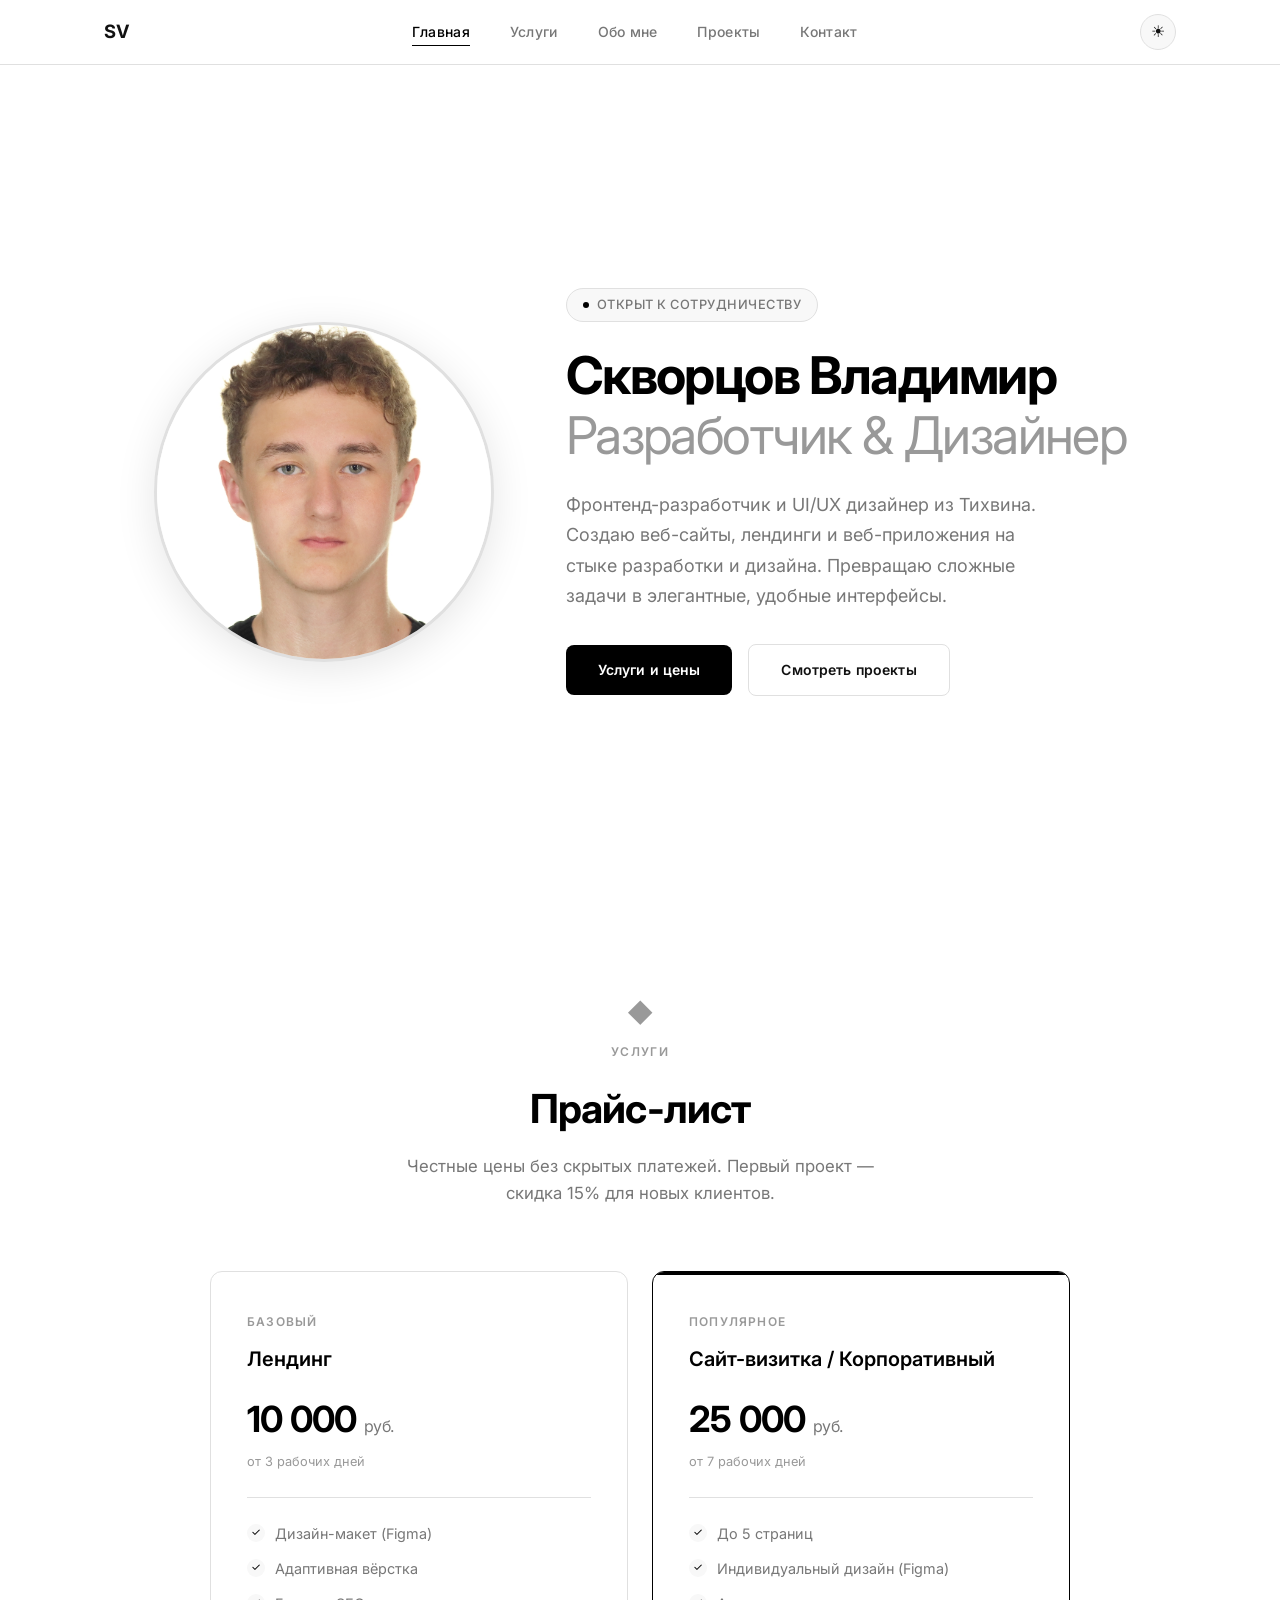
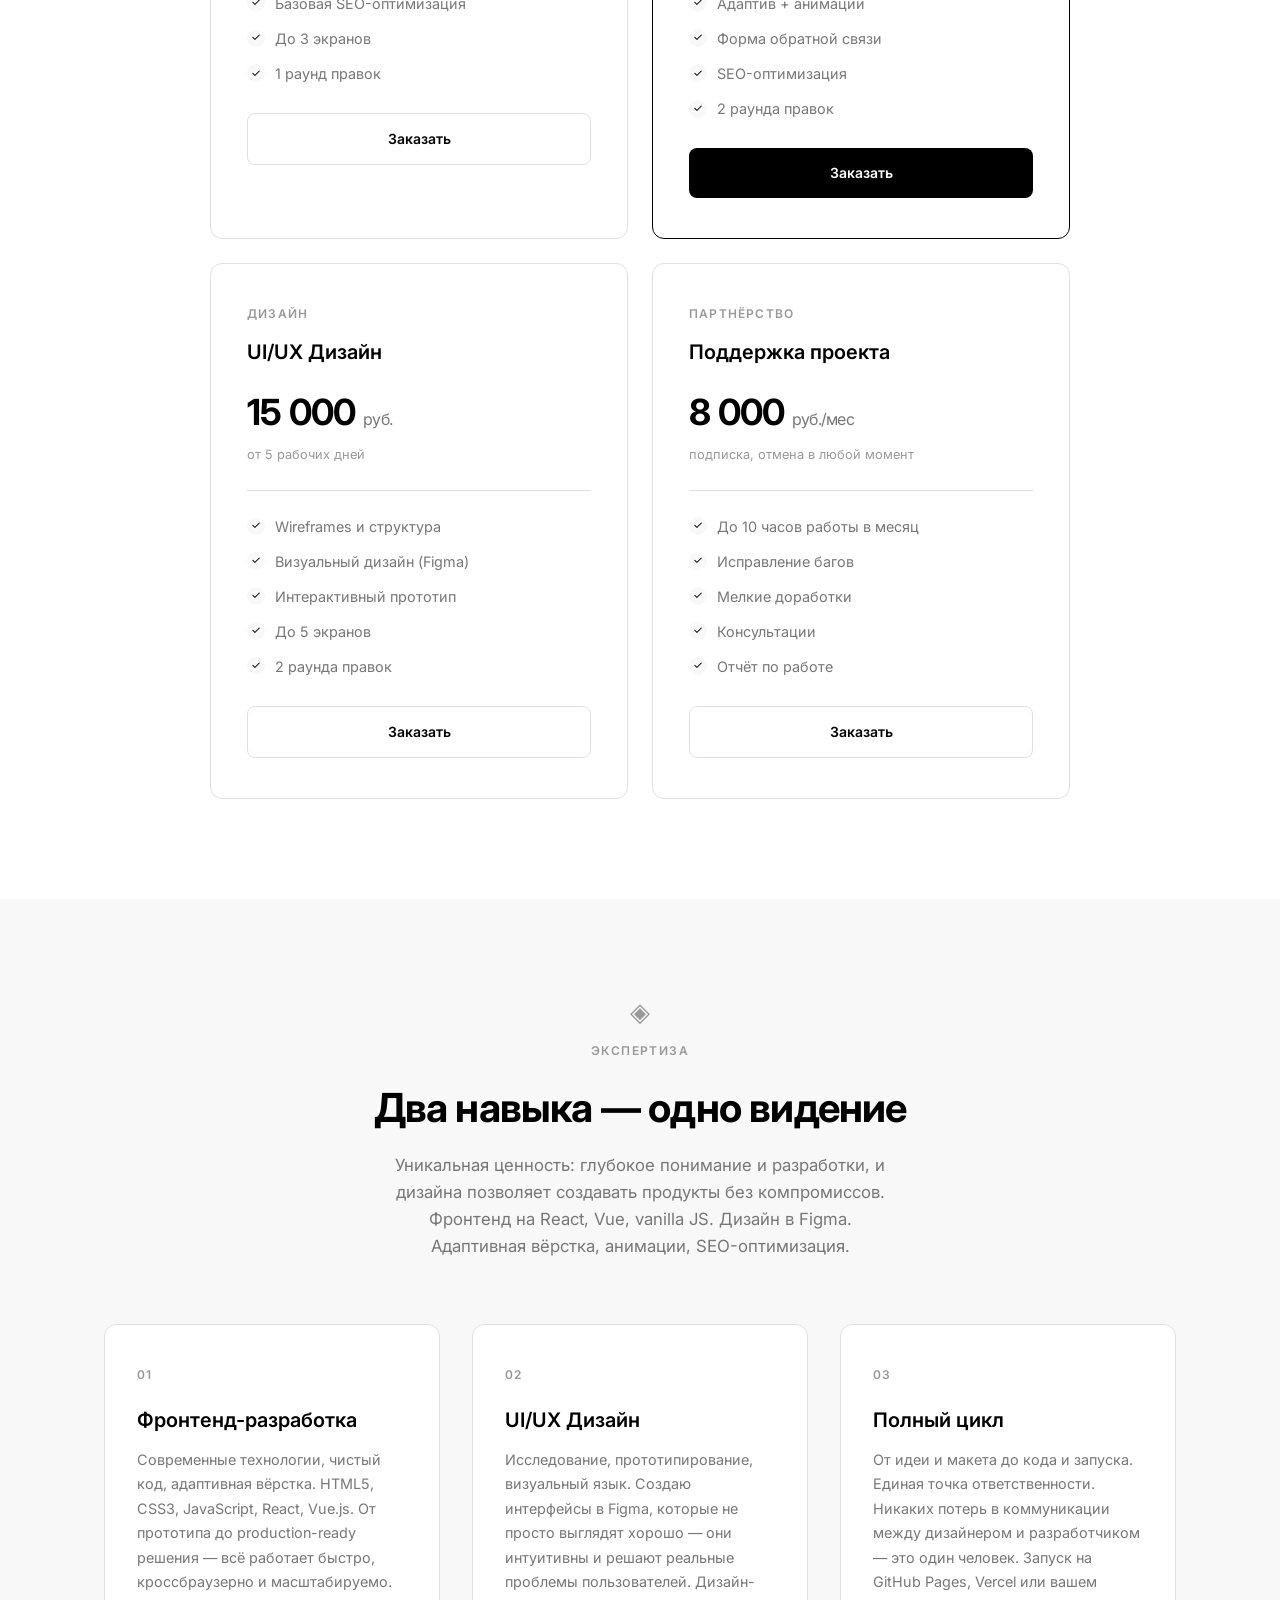
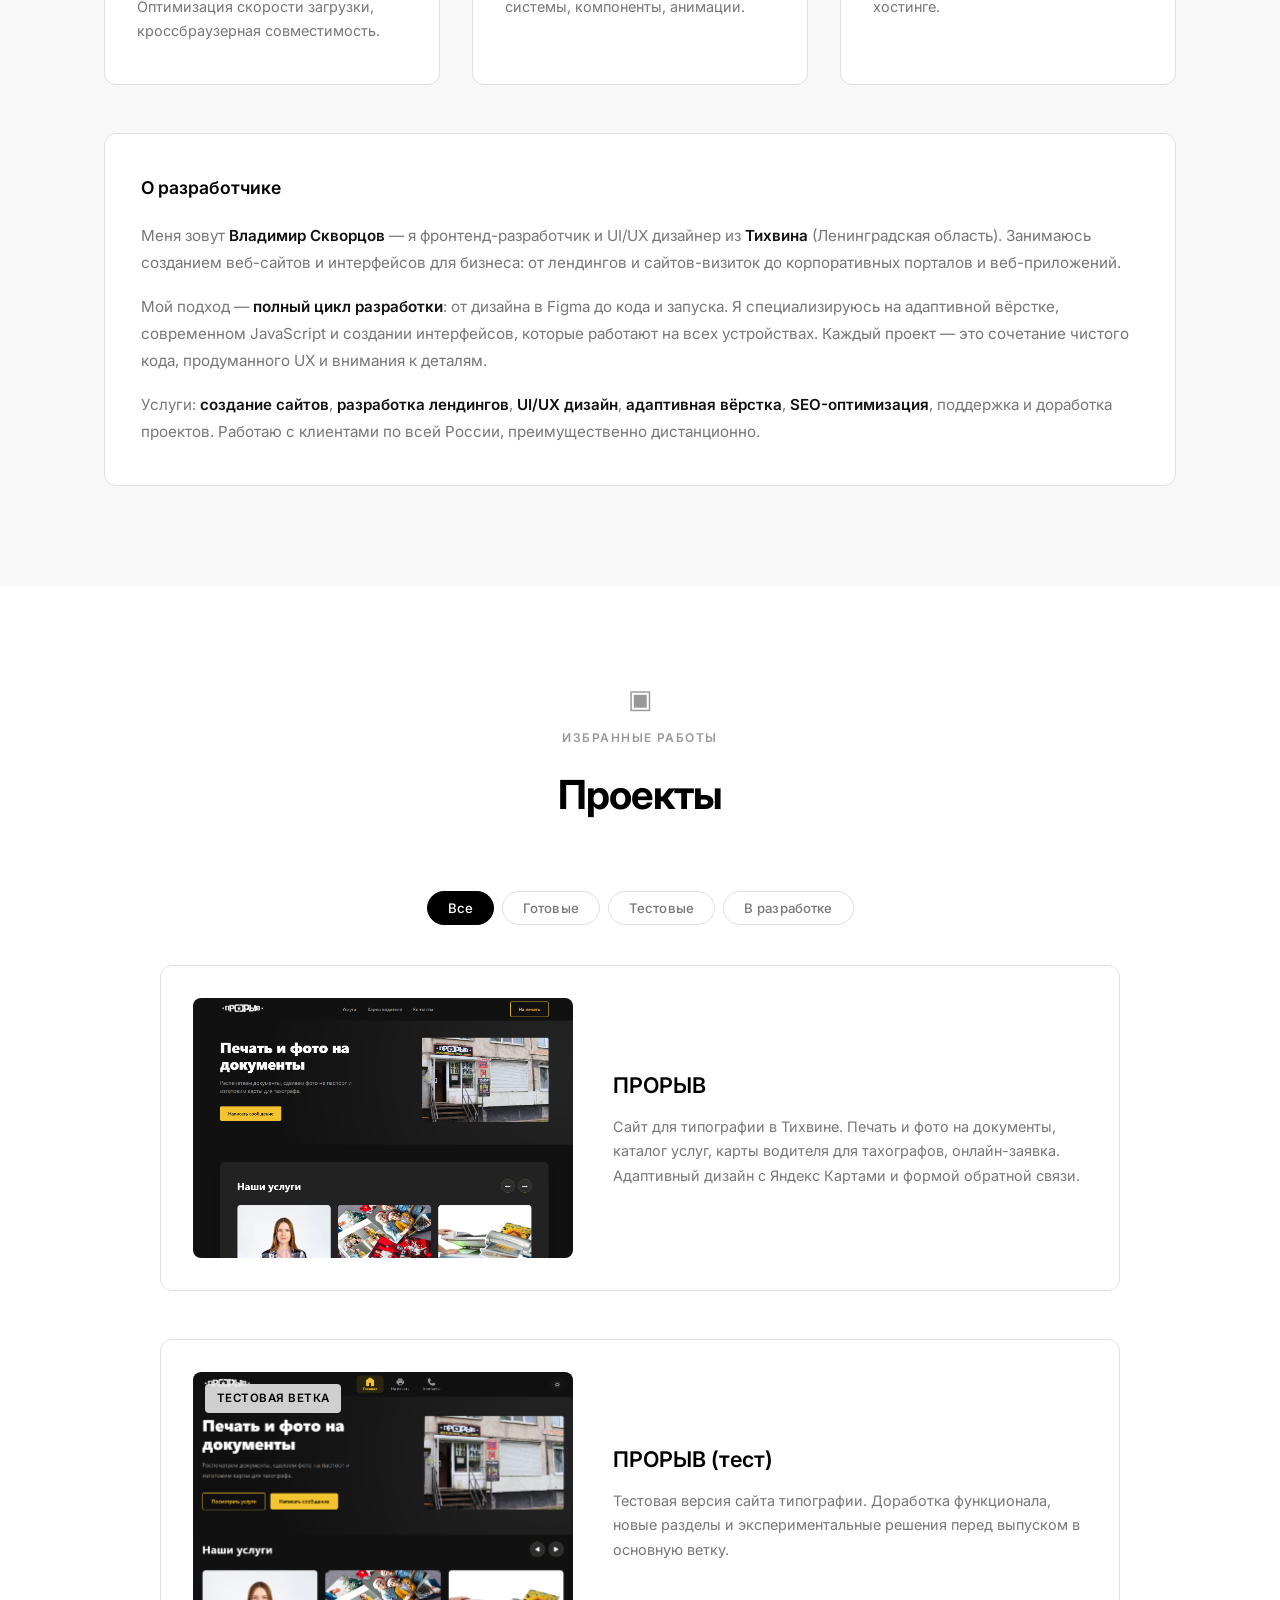
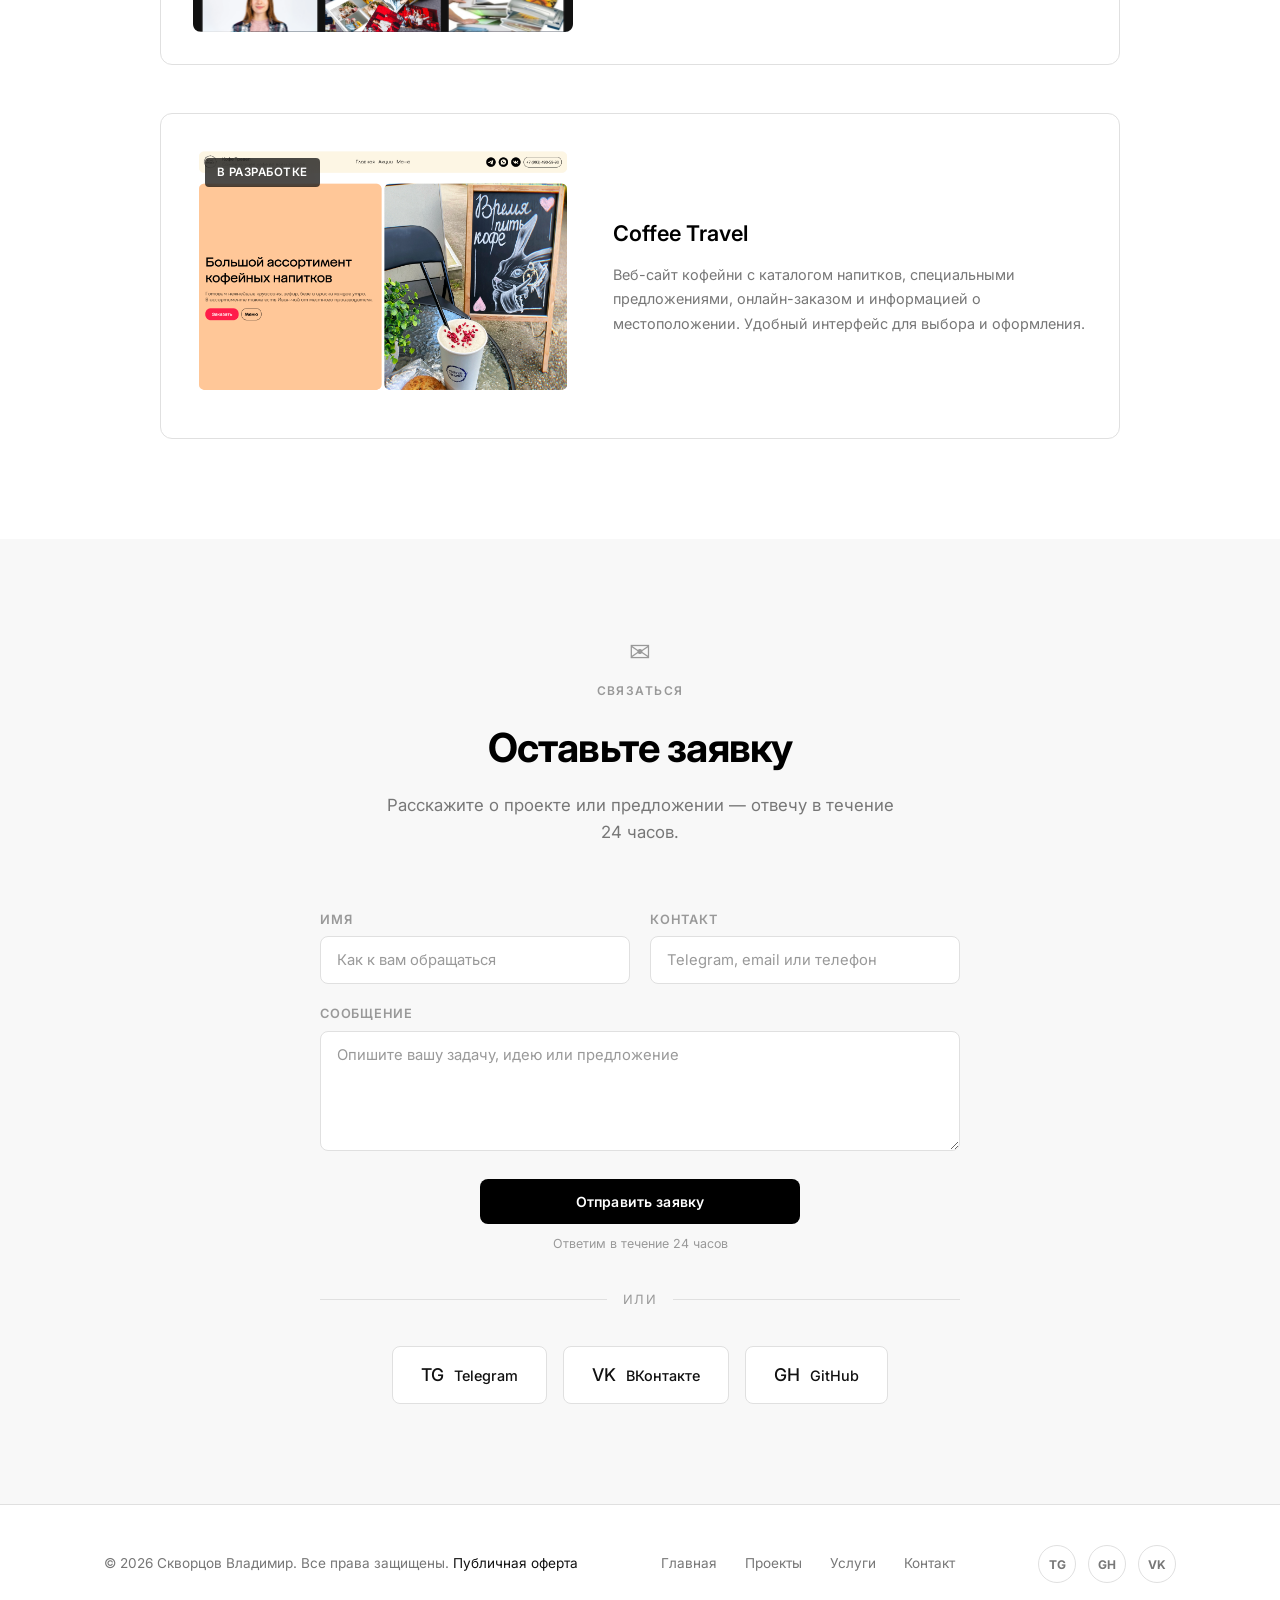
<file: index.html>
<!DOCTYPE html>
<html lang="ru">
  <head>
    <meta charset="UTF-8" />
    <meta name="viewport" content="width=device-width, initial-scale=1.0" />
    <title>Скворцов Владимир — Разработчик & Дизайнер | Портфолио</title>
    <meta name="description" content="Фронтенд-разработчик и UI/UX дизайнер Скворцов Владимир. Создаю веб-сайты, веб-приложения и интерфейсы. Лендинги, корпоративные сайты, дизайн в Тихвине." />
    <meta name="keywords" content="разработчик, дизайнер, фронтенд, UI/UX, веб-сайты, Тихвин, портфолио, Скворцов Владимир, лендинг, корпоративный сайт" />
    <meta name="author" content="Скворцов Владимир" />
    <meta name="robots" content="index, follow, max-image-preview:large, max-snippet:-1, max-video-preview:-1" />
    <meta name="googlebot" content="index, follow" />
    <meta name="yandex-verification" content="" />
    <meta name="theme-color" content="#000000" />

    <!-- Open Graph -->
    <meta property="og:type" content="website" />
    <meta property="og:title" content="Скворцов Владимир — Разработчик & Дизайнер" />
    <meta property="og:description" content="Фронтенд-разработчик и UI/UX дизайнер. Создаю веб-сайты, веб-приложения и интерфейсы." />
    <meta property="og:url" content="https://curlow.ru" />
    <meta property="og:image" content="https://curlow.ru/logo.png" />
    <meta property="og:locale" content="ru_RU" />
    <meta property="og:site_name" content="Скворцов Владимир" />

    <!-- Twitter Card -->
    <meta name="twitter:card" content="summary_large_image" />
    <meta name="twitter:title" content="Скворцов Владимир — Разработчик & Дизайнер" />
    <meta name="twitter:description" content="Фронтенд-разработчик и UI/UX дизайнер. Создаю веб-сайты и интерфейсы." />
    <meta name="twitter:image" content="https://curlow.ru/logo.png" />

    <!-- Canonical -->
    <link rel="canonical" href="https://curlow.ru" />

    <!-- Favicon -->
    <link rel="icon" type="image/png" sizes="32x32" href="logo.png" />
    <link rel="icon" type="image/png" sizes="192x192" href="logo.png" />
    <link rel="apple-touch-icon" href="logo.png" />

    <!-- Fonts -->
    <link rel="preconnect" href="https://fonts.googleapis.com" />
    <link rel="preconnect" href="https://fonts.gstatic.com" crossorigin />
    <link href="https://fonts.googleapis.com/css2?family=Inter:wght@400;500;600;700&display=swap" rel="stylesheet" />

    <link rel="stylesheet" href="style.css" />

    <!-- Structured Data -->
    <script type="application/ld+json">
    {
      "@context": "https://schema.org",
      "@type": "Person",
      "name": "Скворцов Владимир",
      "jobTitle": "Фронтенд-разработчик и UI/UX дизайнер",
      "url": "https://curlow.ru",
      "sameAs": [
        "https://t.me/curlow853",
        "https://vk.com/curlow595",
        "https://github.com/curlow"
      ],
      "address": {
        "@type": "PostalAddress",
        "addressLocality": "Тихвин",
        "addressCountry": "RU"
      },
      "knowsAbout": ["Фронтенд-разработка", "UI/UX дизайн", "HTML", "CSS", "JavaScript", "Figma", "Адаптивная вёрстка"],
      "offers": {
        "@type": "Offer",
        "description": "Разработка сайтов и UI/UX дизайн",
        "priceCurrency": "RUB"
      }
    }
    </script>

    <script>
      (function () {
        var saved = localStorage.getItem('theme');
        var theme = saved || (matchMedia('(prefers-color-scheme:dark)').matches ? 'dark' : 'light');
        document.documentElement.setAttribute('data-theme', theme);
      })();
    </script>
    <!-- Yandex.Metrika counter -->
    <script type="text/javascript">
      (function(m,e,t,r,i,k,a){
        m[i]=m[i]||function(){(m[i].a=m[i].a||[]).push(arguments)};
        m[i].l=1*new Date();
        for (var j = 0; j < document.scripts.length; j++) {if (document.scripts[j].src === r) { return; }}
        k=e.createElement(t),a=e.getElementsByTagName(t)[0],k.async=1,k.src=r,a.parentNode.insertBefore(k,a)
      })(window, document,'script','https://mc.yandex.ru/metrika/tag.js?id=111074041', 'ym');
      ym(111074041, 'init', {ssr:true, webvisor:true, clickmap:true, ecommerce:"dataLayer", referrer: document.referrer, url: location.href, accurateTrackBounce:true, trackLinks:true});
    </script>
    <noscript><div><img src="https://mc.yandex.ru/watch/111074041" style="position:absolute; left:-9999px;" alt="" /></div></noscript>
    <!-- /Yandex.Metrika counter -->
  </head>
  <body>

    <!-- NAVBAR -->
    <nav class="navbar">
      <div class="container navbar__inner">
        <a href="#hero" class="navbar__logo">SV</a>
        <ul class="navbar__items" id="nav-menu">
          <li><a href="#hero" class="navbar__link is-active" data-section="hero">Главная</a></li>
          <li><a href="#pricing" class="navbar__link" data-section="pricing">Услуги</a></li>
          <li><a href="#about" class="navbar__link" data-section="about">Обо мне</a></li>
          <li><a href="#projects" class="navbar__link" data-section="projects">Проекты</a></li>
          <li><a href="#contact" class="navbar__link" data-section="contact">Контакт</a></li>
        </ul>
        <div class="navbar__actions">
          <button class="theme-toggle" id="theme-btn" aria-label="Переключить тему">
            <span class="theme-toggle__icon">☀</span>
          </button>
          <button class="navbar__burger" id="burger-btn" aria-label="Меню" aria-expanded="false">
            <span></span>
            <span></span>
            <span></span>
          </button>
        </div>
      </div>
    </nav>

    <main class="main">

      <!-- HERO -->
      <section id="hero" class="hero">
        <div class="container hero__container">
          <div class="hero__img-wrapper">
            <div class="hero__img">
              <img src="avatar.jpg" alt="Скворцов Владимир" />
            </div>
          </div>
          <div class="hero__content">
            <div class="hero__badge">
              <span class="hero__badge-dot"></span>
              Открыт к сотрудничеству
            </div>
            <h1 class="hero__title">
              Скворцов Владимир<br />
              <span>Разработчик & Дизайнер</span>
            </h1>
            <p class="hero__about">
              Фронтенд-разработчик и UI/UX дизайнер из Тихвина.
              Создаю веб-сайты, лендинги и веб-приложения на стыке
              разработки и дизайна. Превращаю сложные задачи в
              элегантные, удобные интерфейсы.
            </p>
            <div class="hero__actions">
              <a href="#pricing" class="btn btn--primary">Услуги и цены</a>
              <a href="#projects" class="btn btn--secondary">Смотреть проекты</a>
            </div>
          </div>
        </div>
      </section>

      <!-- PRICING (moved after hero) -->
      <section id="pricing" class="section">
        <div class="container">
          <div class="section__header">
            <div class="section__icon">◆</div>
            <span class="section__label">Услуги</span>
            <h2 class="section__title">Прайс-лист</h2>
            <p class="section__subtitle">
              Честные цены без скрытых платежей.
              Первый проект — скидка 15% для новых клиентов.
            </p>
          </div>

          <div class="pricing__grid">

            <!-- Лендинг -->
            <div class="pricing-card">
              <div class="pricing-card__label">Базовый</div>
              <h3 class="pricing-card__title">Лендинг</h3>
              <div class="pricing-card__price">10 000 <span>руб.</span></div>
              <p class="pricing-card__note">от 3 рабочих дней</p>
              <div class="pricing-card__divider"></div>
              <ul class="pricing-card__features">
                <li class="pricing-card__feature">
                  <span class="pricing-card__check">✓</span>
                  Дизайн-макет (Figma)
                </li>
                <li class="pricing-card__feature">
                  <span class="pricing-card__check">✓</span>
                  Адаптивная вёрстка
                </li>
                <li class="pricing-card__feature">
                  <span class="pricing-card__check">✓</span>
                  Базовая SEO-оптимизация
                </li>
                <li class="pricing-card__feature">
                  <span class="pricing-card__check">✓</span>
                  До 3 экранов
                </li>
                <li class="pricing-card__feature">
                  <span class="pricing-card__check">✓</span>
                  1 раунд правок
                </li>
              </ul>
              <a href="#contact" class="pricing-card__cta pricing-card__cta--secondary">Заказать</a>
            </div>

            <!-- Многостраничный сайт -->
            <div class="pricing-card pricing-card--featured">
              <div class="pricing-card__label">Популярное</div>
              <h3 class="pricing-card__title">Сайт-визитка / Корпоративный</h3>
              <div class="pricing-card__price">25 000 <span>руб.</span></div>
              <p class="pricing-card__note">от 7 рабочих дней</p>
              <div class="pricing-card__divider"></div>
              <ul class="pricing-card__features">
                <li class="pricing-card__feature">
                  <span class="pricing-card__check">✓</span>
                  До 5 страниц
                </li>
                <li class="pricing-card__feature">
                  <span class="pricing-card__check">✓</span>
                  Индивидуальный дизайн (Figma)
                </li>
                <li class="pricing-card__feature">
                  <span class="pricing-card__check">✓</span>
                  Адаптив + анимации
                </li>
                <li class="pricing-card__feature">
                  <span class="pricing-card__check">✓</span>
                  Форма обратной связи
                </li>
                <li class="pricing-card__feature">
                  <span class="pricing-card__check">✓</span>
                  SEO-оптимизация
                </li>
                <li class="pricing-card__feature">
                  <span class="pricing-card__check">✓</span>
                  2 раунда правок
                </li>
              </ul>
              <a href="#contact" class="pricing-card__cta pricing-card__cta--primary">Заказать</a>
            </div>

            <!-- UI/UX Дизайн -->
            <div class="pricing-card">
              <div class="pricing-card__label">Дизайн</div>
              <h3 class="pricing-card__title">UI/UX Дизайн</h3>
              <div class="pricing-card__price">15 000 <span>руб.</span></div>
              <p class="pricing-card__note">от 5 рабочих дней</p>
              <div class="pricing-card__divider"></div>
              <ul class="pricing-card__features">
                <li class="pricing-card__feature">
                  <span class="pricing-card__check">✓</span>
                  Wireframes и структура
                </li>
                <li class="pricing-card__feature">
                  <span class="pricing-card__check">✓</span>
                  Визуальный дизайн (Figma)
                </li>
                <li class="pricing-card__feature">
                  <span class="pricing-card__check">✓</span>
                  Интерактивный прототип
                </li>
                <li class="pricing-card__feature">
                  <span class="pricing-card__check">✓</span>
                  До 5 экранов
                </li>
                <li class="pricing-card__feature">
                  <span class="pricing-card__check">✓</span>
                  2 раунда правок
                </li>
              </ul>
              <a href="#contact" class="pricing-card__cta pricing-card__cta--secondary">Заказать</a>
            </div>

            <!-- Поддержка -->
            <div class="pricing-card">
              <div class="pricing-card__label">Партнёрство</div>
              <h3 class="pricing-card__title">Поддержка проекта</h3>
              <div class="pricing-card__price">8 000 <span>руб./мес</span></div>
              <p class="pricing-card__note">подписка, отмена в любой момент</p>
              <div class="pricing-card__divider"></div>
              <ul class="pricing-card__features">
                <li class="pricing-card__feature">
                  <span class="pricing-card__check">✓</span>
                  До 10 часов работы в месяц
                </li>
                <li class="pricing-card__feature">
                  <span class="pricing-card__check">✓</span>
                  Исправление багов
                </li>
                <li class="pricing-card__feature">
                  <span class="pricing-card__check">✓</span>
                  Мелкие доработки
                </li>
                <li class="pricing-card__feature">
                  <span class="pricing-card__check">✓</span>
                  Консультации
                </li>
                <li class="pricing-card__feature">
                  <span class="pricing-card__check">✓</span>
                  Отчёт по работе
                </li>
              </ul>
              <a href="#contact" class="pricing-card__cta pricing-card__cta--secondary">Заказать</a>
            </div>

          </div>
        </div>
      </section>

      <!-- ABOUT -->
      <section id="about" class="section section--alt">
        <div class="container">
          <div class="section__header">
            <div class="section__icon">◈</div>
            <span class="section__label">Экспертиза</span>
            <h2 class="section__title">Два навыка — одно видение</h2>
            <p class="section__subtitle">
              Уникальная ценность: глубокое понимание и разработки, и дизайна
              позволяет создавать продукты без компромиссов. Фронтенд на
              React, Vue, vanilla JS. Дизайн в Figma. Адаптивная вёрстка,
              анимации, SEO-оптимизация.
            </p>
          </div>

          <div class="about__grid">
            <div class="about__card">
              <div class="about__card-number">01</div>
              <h3 class="about__card-title">Фронтенд-разработка</h3>
              <p class="about__card-text">
                Современные технологии, чистый код, адаптивная вёрстка.
                HTML5, CSS3, JavaScript, React, Vue.js. От прототипа
                до production-ready решения — всё работает быстро,
                кроссбраузерно и масштабируемо. Оптимизация скорости
                загрузки, кроссбраузерная совместимость.
              </p>
            </div>

            <div class="about__card">
              <div class="about__card-number">02</div>
              <h3 class="about__card-title">UI/UX Дизайн</h3>
              <p class="about__card-text">
                Исследование, прототипирование, визуальный язык.
                Создаю интерфейсы в Figma, которые не просто выглядят
                хорошо — они интуитивны и решают реальные проблемы
                пользователей. Дизайн-системы, компоненты, анимации.
              </p>
            </div>

            <div class="about__card">
              <div class="about__card-number">03</div>
              <h3 class="about__card-title">Полный цикл</h3>
              <p class="about__card-text">
                От идеи и макета до кода и запуска. Единая точка
                ответственности. Никаких потерь в коммуникации между
                дизайнером и разработчиком — это один человек.
                Запуск на GitHub Pages, Vercel или вашем хостинге.
              </p>
            </div>
          </div>

          <div class="about__details">
            <h3 class="about__details-title">О разработчике</h3>
            <p class="about__details-text">
              Меня зовут <strong>Владимир Скворцов</strong> — я фронтенд-разработчик
              и UI/UX дизайнер из <strong>Тихвина</strong> (Ленинградская область).
              Занимаюсь созданием веб-сайтов и интерфейсов для бизнеса:
              от лендингов и сайтов-визиток до корпоративных порталов
              и веб-приложений.
            </p>
            <p class="about__details-text">
              Мой подход — <strong>полный цикл разработки</strong>: от дизайна
              в Figma до кода и запуска. Я специализируюсь на адаптивной
              вёрстке, современном JavaScript и создании интерфейсов,
              которые работают на всех устройствах. Каждый проект — это
              сочетание чистого кода, продуманного UX и внимания к деталям.
            </p>
            <p class="about__details-text">
              Услуги: <strong>создание сайтов</strong>, <strong>разработка лендингов</strong>,
              <strong>UI/UX дизайн</strong>, <strong>адаптивная вёрстка</strong>,
              <strong>SEO-оптимизация</strong>, поддержка и доработка проектов.
              Работаю с клиентами по всей России, преимущественно дистанционно.
            </p>
          </div>
        </div>
      </section>

      <!-- PROJECTS -->
      <section id="projects" class="section">
        <div class="container">
          <div class="section__header">
            <div class="section__icon">▣</div>
            <span class="section__label">Избранные работы</span>
            <h2 class="section__title">Проекты</h2>
          </div>

          <div class="projects__filters">
            <button class="projects__filter is-active" data-filter="all">Все</button>
            <button class="projects__filter" data-filter="ready">Готовые</button>
            <button class="projects__filter" data-filter="test">Тестовые</button>
            <button class="projects__filter" data-filter="dev">В разработке</button>
          </div>

          <div class="projects__list">

            <div class="project" data-category="ready">
              <div class="project__img-wrapper">
                <img src="project2.webp" alt="Proriv" class="project__img" />
                <a href="proriv.html" class="project__link">Подробнее</a>
              </div>
              <div class="project__info">
                <h3 class="project__title">ПРОРЫВ</h3>
                <p class="project__description">
                  Сайт для типографии в Тихвине. Печать и фото на документы,
                  каталог услуг, карты водителя для тахографов, онлайн-заявка.
                  Адаптивный дизайн с Яндекс Картами и формой обратной связи.
                </p>
              </div>
            </div>

            <div class="project" data-category="test">
              <div class="project__img-wrapper">
                <span class="project__badge">Тестовая ветка</span>
                <img src="project2-test.webp" alt="Proriv test" class="project__img" />
                <a href="proriv-test.html" class="project__link">Подробнее</a>
              </div>
              <div class="project__info">
                <h3 class="project__title">ПРОРЫВ (тест)</h3>
                <p class="project__description">
                  Тестовая версия сайта типографии. Доработка функционала,
                  новые разделы и экспериментальные решения перед выпуском
                  в основную ветку.
                </p>
              </div>
            </div>

            <div class="project" data-category="dev">
              <div class="project__img-wrapper">
                <span class="project__badge project__badge--dark">В разработке</span>
                <img src="project3.webp" alt="Coffee Travel" class="project__img" />
                <a href="coffee-travel.html" class="project__link">Подробнее</a>
              </div>
              <div class="project__info">
                <h3 class="project__title">Coffee Travel</h3>
                <p class="project__description">
                  Веб-сайт кофейни с каталогом напитков, специальными
                  предложениями, онлайн-заказом и информацией о
                  местоположении. Удобный интерфейс для выбора и оформления.
                </p>
              </div>
            </div>

          </div>
        </div>
      </section>

      <!-- CONTACT -->
      <section id="contact" class="section section--alt">
        <div class="container">
          <div class="section__header">
            <div class="section__icon">✉</div>
            <span class="section__label">Связаться</span>
            <h2 class="section__title">Оставьте заявку</h2>
            <p class="section__subtitle">
              Расскажите о проекте или предложении — отвечу в течение 24 часов.
            </p>
          </div>

          <div class="contact__form-wrapper">
            <form class="contact-form" id="contact-form">
              <div class="contact-form__row">
                <div class="contact-form__field">
                  <label class="contact-form__label" for="cf-name">Имя</label>
                  <input class="contact-form__input" type="text" id="cf-name" name="name" placeholder="Как к вам обращаться" required />
                </div>
                <div class="contact-form__field">
                  <label class="contact-form__label" for="cf-contact">Контакт</label>
                  <input class="contact-form__input" type="text" id="cf-contact" name="contact" placeholder="Telegram, email или телефон" required />
                </div>
              </div>
              <div class="contact-form__field">
                <label class="contact-form__label" for="cf-message">Сообщение</label>
                <textarea class="contact-form__textarea" id="cf-message" name="message" placeholder="Опишите вашу задачу, идею или предложение" rows="5" required></textarea>
              </div>
              <div class="contact-form__actions">
                <button type="submit" class="btn btn--primary contact-form__submit">Отправить заявку</button>
                <p class="contact-form__note">Ответим в течение 24 часов</p>
              </div>
            </form>

            <div class="contact__divider">
              <span class="contact__divider-text">или</span>
            </div>

            <div class="contact__links">
              <a href="https://t.me/curlow853" class="contact__link" target="_blank">
                <span class="contact__link-icon">TG</span>
                Telegram
              </a>
              <a href="https://vk.com/curlow595" class="contact__link" target="_blank">
                <span class="contact__link-icon">VK</span>
                ВКонтакте
              </a>
              <a href="https://github.com/curlow" class="contact__link" target="_blank">
                <span class="contact__link-icon">GH</span>
                GitHub
              </a>
            </div>
          </div>
        </div>
      </section>

    </main>

    <!-- FOOTER -->
    <footer class="footer">
      <div class="container footer__container">
        <p class="footer__copy">
          &copy; 2026 Скворцов Владимир. Все права защищены.
          <a href="oferta.html">Публичная оферта</a>
        </p>
        <div class="footer__nav">
          <a href="#hero" class="footer__link">Главная</a>
          <a href="#projects" class="footer__link">Проекты</a>
          <a href="#pricing" class="footer__link">Услуги</a>
          <a href="#contact" class="footer__link">Контакт</a>
        </div>
        <div class="footer__socials">
          <a href="https://t.me/curlow853" class="footer__social" target="_blank" aria-label="Telegram">TG</a>
          <a href="https://github.com/curlow" class="footer__social" target="_blank" aria-label="GitHub">GH</a>
          <a href="https://vk.com/curlow595" class="footer__social" target="_blank" aria-label="VK">VK</a>
        </div>
      </div>
    </footer>

    <!-- BOTTOM NAV (mobile) -->
    <nav class="bottom-nav" id="bottom-nav">
      <a href="#hero" class="bottom-nav__item is-active" data-section="hero">
        <span class="bottom-nav__icon">⌂</span>
        <span class="bottom-nav__label">Главная</span>
      </a>
      <a href="#pricing" class="bottom-nav__item" data-section="pricing">
        <span class="bottom-nav__icon">◆</span>
        <span class="bottom-nav__label">Услуги</span>
      </a>
      <a href="#about" class="bottom-nav__item" data-section="about">
        <span class="bottom-nav__icon">◈</span>
        <span class="bottom-nav__label">Обо мне</span>
      </a>
      <a href="#projects" class="bottom-nav__item" data-section="projects">
        <span class="bottom-nav__icon">▣</span>
        <span class="bottom-nav__label">Проекты</span>
      </a>
      <a href="#contact" class="bottom-nav__item" data-section="contact">
        <span class="bottom-nav__icon">✉</span>
        <span class="bottom-nav__label">Контакт</span>
      </a>
    </nav>

    <script>
      (function () {
        /* --- Burger menu --- */
        var burger = document.getElementById('burger-btn');
        var menu = document.getElementById('nav-menu');
        var navbar = document.querySelector('.navbar');
        var links = menu.querySelectorAll('.navbar__link');

        function lockScroll() {
          var scrollbarWidth = window.innerWidth - document.documentElement.clientWidth;
          document.documentElement.style.setProperty('--scrollbar-width', scrollbarWidth + 'px');
          document.body.classList.add('no-scroll');
        }

        function unlockScroll() {
          document.body.classList.remove('no-scroll');
          document.documentElement.style.removeProperty('--scrollbar-width');
        }

        burger.addEventListener('click', function () {
          var isOpen = menu.classList.toggle('is-open');
          navbar.classList.toggle('is-open');
          burger.classList.toggle('is-active');
          burger.setAttribute('aria-expanded', isOpen);
          isOpen ? lockScroll() : unlockScroll();
        });

        links.forEach(function (link) {
          link.addEventListener('click', function () {
            menu.classList.remove('is-open');
            navbar.classList.remove('is-open');
            burger.classList.remove('is-active');
            burger.setAttribute('aria-expanded', 'false');
            unlockScroll();
          });
        });

        /* --- Theme toggle --- */
        var themeBtn = document.getElementById('theme-btn');
        var themeIcon = themeBtn.querySelector('.theme-toggle__icon');
        var root = document.documentElement;

        function getTheme() {
          return root.getAttribute('data-theme') || 'light';
        }

        function applyIcon(theme) {
          themeIcon.textContent = theme === 'dark' ? '☾' : '☀';
        }

        applyIcon(getTheme());

        themeBtn.addEventListener('click', function () {
          var next = getTheme() === 'dark' ? 'light' : 'dark';
          root.setAttribute('data-theme', next);
          localStorage.setItem('theme', next);
          applyIcon(next);
        });

        /* --- Project filters --- */
        var filterBtns = document.querySelectorAll('.projects__filter');
        var projects = document.querySelectorAll('.project');

        filterBtns.forEach(function (btn) {
          btn.addEventListener('click', function () {
            filterBtns.forEach(function (b) { b.classList.remove('is-active'); });
            btn.classList.add('is-active');

            var filter = btn.getAttribute('data-filter');
            projects.forEach(function (p) {
              if (filter === 'all' || p.getAttribute('data-category') === filter) {
                p.style.display = '';
                p.style.opacity = '0';
                p.style.transform = 'translateY(16px)';
                requestAnimationFrame(function () {
                  requestAnimationFrame(function () {
                    p.style.transition = 'opacity 0.35s ease, transform 0.35s ease';
                    p.style.opacity = '1';
                    p.style.transform = 'translateY(0)';
                  });
                });
              } else {
                p.style.opacity = '0';
                p.style.transform = 'translateY(16px)';
                setTimeout(function () { p.style.display = 'none'; }, 300);
              }
            });
          });
        });

        /* --- Bottom nav active state --- */
        var bottomNav = document.getElementById('bottom-nav');
        var bottomNavItems = bottomNav.querySelectorAll('.bottom-nav__item');
        var navLinks = menu.querySelectorAll('.navbar__link');
        var sectionIds = ['hero', 'pricing', 'about', 'projects', 'contact'];

        function updateActiveNav() {
          var scrollPos = window.scrollY + 200;
          var current = 'hero';
          for (var i = 0; i < sectionIds.length; i++) {
            var el = document.getElementById(sectionIds[i]);
            if (el && el.offsetTop <= scrollPos) {
              current = sectionIds[i];
            }
          }
          bottomNavItems.forEach(function (item) {
            item.classList.toggle('is-active', item.getAttribute('data-section') === current);
          });
          navLinks.forEach(function (link) {
            link.classList.toggle('is-active', link.getAttribute('data-section') === current);
          });
        }

        window.addEventListener('scroll', updateActiveNav);
        updateActiveNav();

        bottomNavItems.forEach(function (item) {
          item.addEventListener('click', function (e) {
            e.preventDefault();
            var target = document.getElementById(item.getAttribute('data-section'));
            if (target) {
              target.scrollIntoView({ behavior: 'smooth' });
            }
          });
        });

        /* --- Contact form → Telegram via Worker --- */
        var contactForm = document.getElementById('contact-form');
        var workerUrl = 'https://green-feather-21c8.zxcred150.workers.dev/';

        contactForm.addEventListener('submit', function (e) {
          e.preventDefault();
          var name = document.getElementById('cf-name').value.trim();
          var contact = document.getElementById('cf-contact').value.trim();
          var message = document.getElementById('cf-message').value.trim();

          if (!name || !contact || !message) return;

          var btn = contactForm.querySelector('.contact-form__submit');
          var originalText = btn.textContent;
          btn.textContent = 'Отправка...';
          btn.disabled = true;

          fetch(workerUrl, {
            method: 'POST',
            headers: { 'Content-Type': 'application/json' },
            body: JSON.stringify({ name: name, contact: contact, message: message })
          })
          .then(function (res) { return res.json(); })
          .then(function (data) {
            if (data.ok) {
              btn.textContent = 'Отправлено ✓';
              btn.style.background = '#22c55e';
              contactForm.reset();
            } else {
              throw new Error();
            }
            setTimeout(function () {
              btn.textContent = originalText;
              btn.style.background = '';
              btn.disabled = false;
            }, 3000);
          })
          .catch(function () {
            btn.textContent = 'Ошибка, попробуйте снова';
            btn.style.background = '#ef4444';
            setTimeout(function () {
              btn.textContent = originalText;
              btn.style.background = '';
              btn.disabled = false;
            }, 3000);
          });
        });
      })();
    </script>
  </body>
</html>
</file>
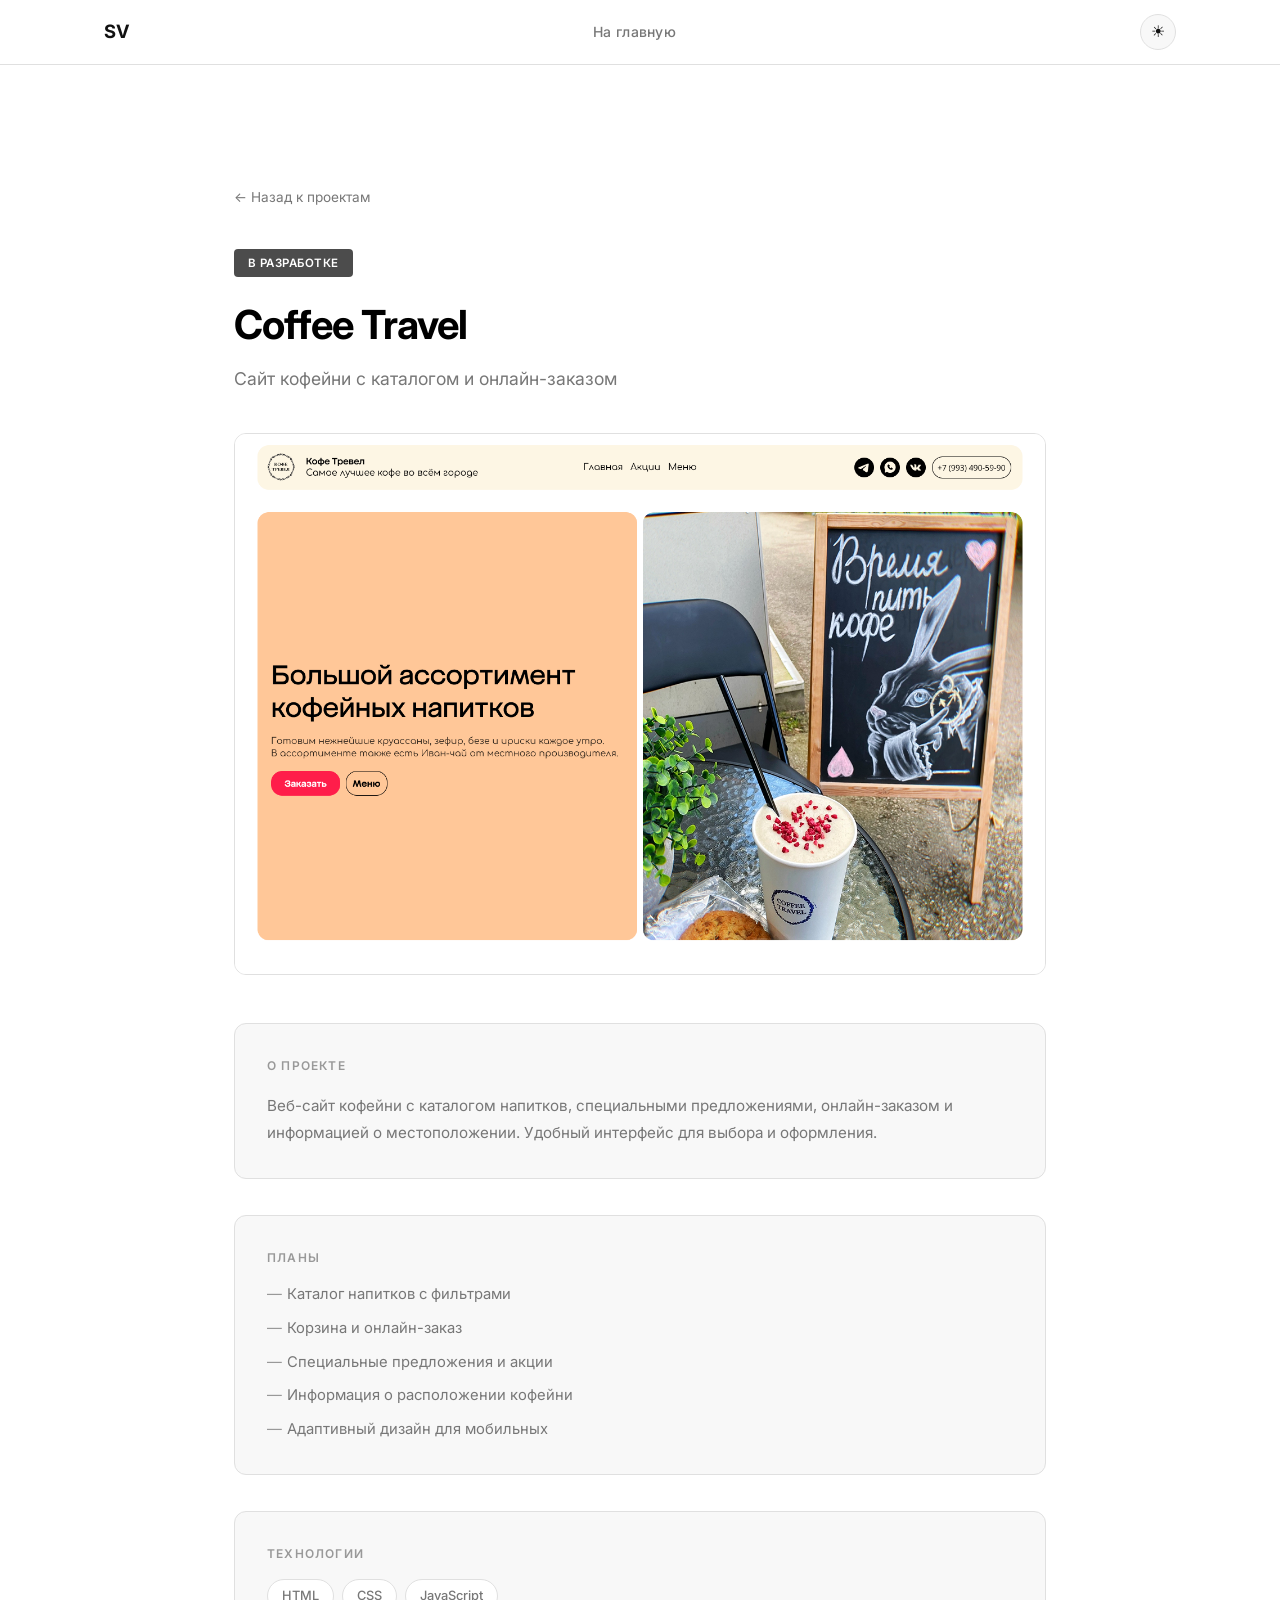
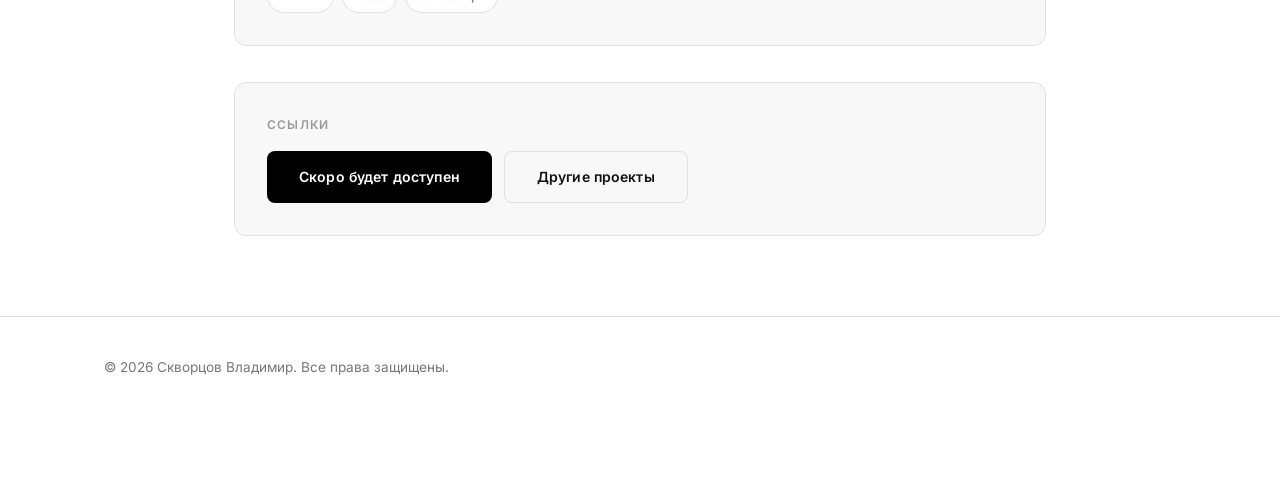
<file: coffee-travel.html>
<!DOCTYPE html>
<html lang="ru">
  <head>
    <meta charset="UTF-8" />
    <meta name="viewport" content="width=device-width, initial-scale=1.0" />
    <title>Coffee Travel — Сайт кофейни | Скворцов Владимир</title>
    <meta name="description" content="Веб-сайт кофейни Coffee Travel с каталогом напитков и онлайн-заказом. В разработке — Скворцов Владимир." />
    <meta name="robots" content="noindex, nofollow" />
    <link rel="canonical" href="https://curlow.ru" />
    <link rel="preconnect" href="https://fonts.googleapis.com" />
    <link rel="preconnect" href="https://fonts.gstatic.com" crossorigin />
    <link href="https://fonts.googleapis.com/css2?family=Inter:wght@400;500;600;700&display=swap" rel="stylesheet" />
    <link rel="stylesheet" href="style.css" />
    <link rel="icon" type="image/png" href="logo.png" />
    <script>
      (function () {
        var saved = localStorage.getItem('theme');
        var theme = saved || (matchMedia('(prefers-color-scheme:dark)').matches ? 'dark' : 'light');
        document.documentElement.setAttribute('data-theme', theme);
      })();
    </script>
    <!-- Yandex.Metrika counter -->
    <script type="text/javascript">
      (function(m,e,t,r,i,k,a){
        m[i]=m[i]||function(){(m[i].a=m[i].a||[]).push(arguments)};
        m[i].l=1*new Date();
        for (var j = 0; j < document.scripts.length; j++) {if (document.scripts[j].src === r) { return; }}
        k=e.createElement(t),a=e.getElementsByTagName(t)[0],k.async=1,k.src=r,a.parentNode.insertBefore(k,a)
      })(window, document,'script','https://mc.yandex.ru/metrika/tag.js?id=111074041', 'ym');
      ym(111074041, 'init', {ssr:true, webvisor:true, clickmap:true, ecommerce:"dataLayer", referrer: document.referrer, url: location.href, accurateTrackBounce:true, trackLinks:true});
    </script>
    <noscript><div><img src="https://mc.yandex.ru/watch/111074041" style="position:absolute; left:-9999px;" alt="" /></div></noscript>
    <!-- /Yandex.Metrika counter -->
  </head>
  <body>

    <nav class="navbar">
      <div class="container navbar__inner">
        <a href="index.html" class="navbar__logo">SV</a>
        <ul class="navbar__items">
          <li><a href="index.html" class="navbar__link">На главную</a></li>
        </ul>
        <div class="navbar__actions">
          <button class="theme-toggle" id="theme-btn" aria-label="Переключить тему">
            <span class="theme-toggle__icon">☀</span>
          </button>
        </div>
      </div>
    </nav>

    <main class="main">
      <section class="project-page">
        <div class="container project-page__container">

          <a href="index.html#projects" class="project-page__back">← Назад к проектам</a>

          <div class="project-page__header">
            <span class="project-page__badge project-page__badge--dev">В разработке</span>
            <h1 class="project-page__title">Coffee Travel</h1>
            <p class="project-page__subtitle">Сайт кофейни с каталогом и онлайн-заказом</p>
          </div>

          <div class="project-page__preview">
            <img src="project3.webp" alt="Coffee Travel" class="project-page__img" />
          </div>

          <div class="project-page__info">
            <div class="project-page__block">
              <h3 class="project-page__label">О проекте</h3>
              <p class="project-page__text">
                Веб-сайт кофейни с каталогом напитков, специальными
                предложениями, онлайн-заказом и информацией о
                местоположении. Удобный интерфейс для выбора и оформления.
              </p>
            </div>

            <div class="project-page__block">
              <h3 class="project-page__label">Планы</h3>
              <ul class="project-page__list">
                <li>Каталог напитков с фильтрами</li>
                <li>Корзина и онлайн-заказ</li>
                <li>Специальные предложения и акции</li>
                <li>Информация о расположении кофейни</li>
                <li>Адаптивный дизайн для мобильных</li>
              </ul>
            </div>

            <div class="project-page__block">
              <h3 class="project-page__label">Технологии</h3>
              <div class="project-page__tags">
                <span class="project-page__tag">HTML</span>
                <span class="project-page__tag">CSS</span>
                <span class="project-page__tag">JavaScript</span>
              </div>
            </div>

            <div class="project-page__block">
              <h3 class="project-page__label">Ссылки</h3>
              <div class="project-page__links">
                <a href="#" class="btn btn--primary" target="_blank">Скоро будет доступен</a>
                <a href="index.html#projects" class="btn btn--secondary">Другие проекты</a>
              </div>
            </div>
          </div>

        </div>
      </section>
    </main>

    <footer class="footer">
      <div class="container footer__container">
        <p class="footer__copy">&copy; 2026 Скворцов Владимир. Все права защищены.</p>
      </div>
    </footer>

    <script>
      (function () {
        var themeBtn = document.getElementById('theme-btn');
        var themeIcon = themeBtn.querySelector('.theme-toggle__icon');
        var root = document.documentElement;
        function getTheme() { return root.getAttribute('data-theme') || 'light'; }
        function applyIcon(theme) { themeIcon.textContent = theme === 'dark' ? '☾' : '☀'; }
        applyIcon(getTheme());
        themeBtn.addEventListener('click', function () {
          var next = getTheme() === 'dark' ? 'light' : 'dark';
          root.setAttribute('data-theme', next);
          localStorage.setItem('theme', next);
          applyIcon(next);
        });
      })();
    </script>
  </body>
</html>
</file>
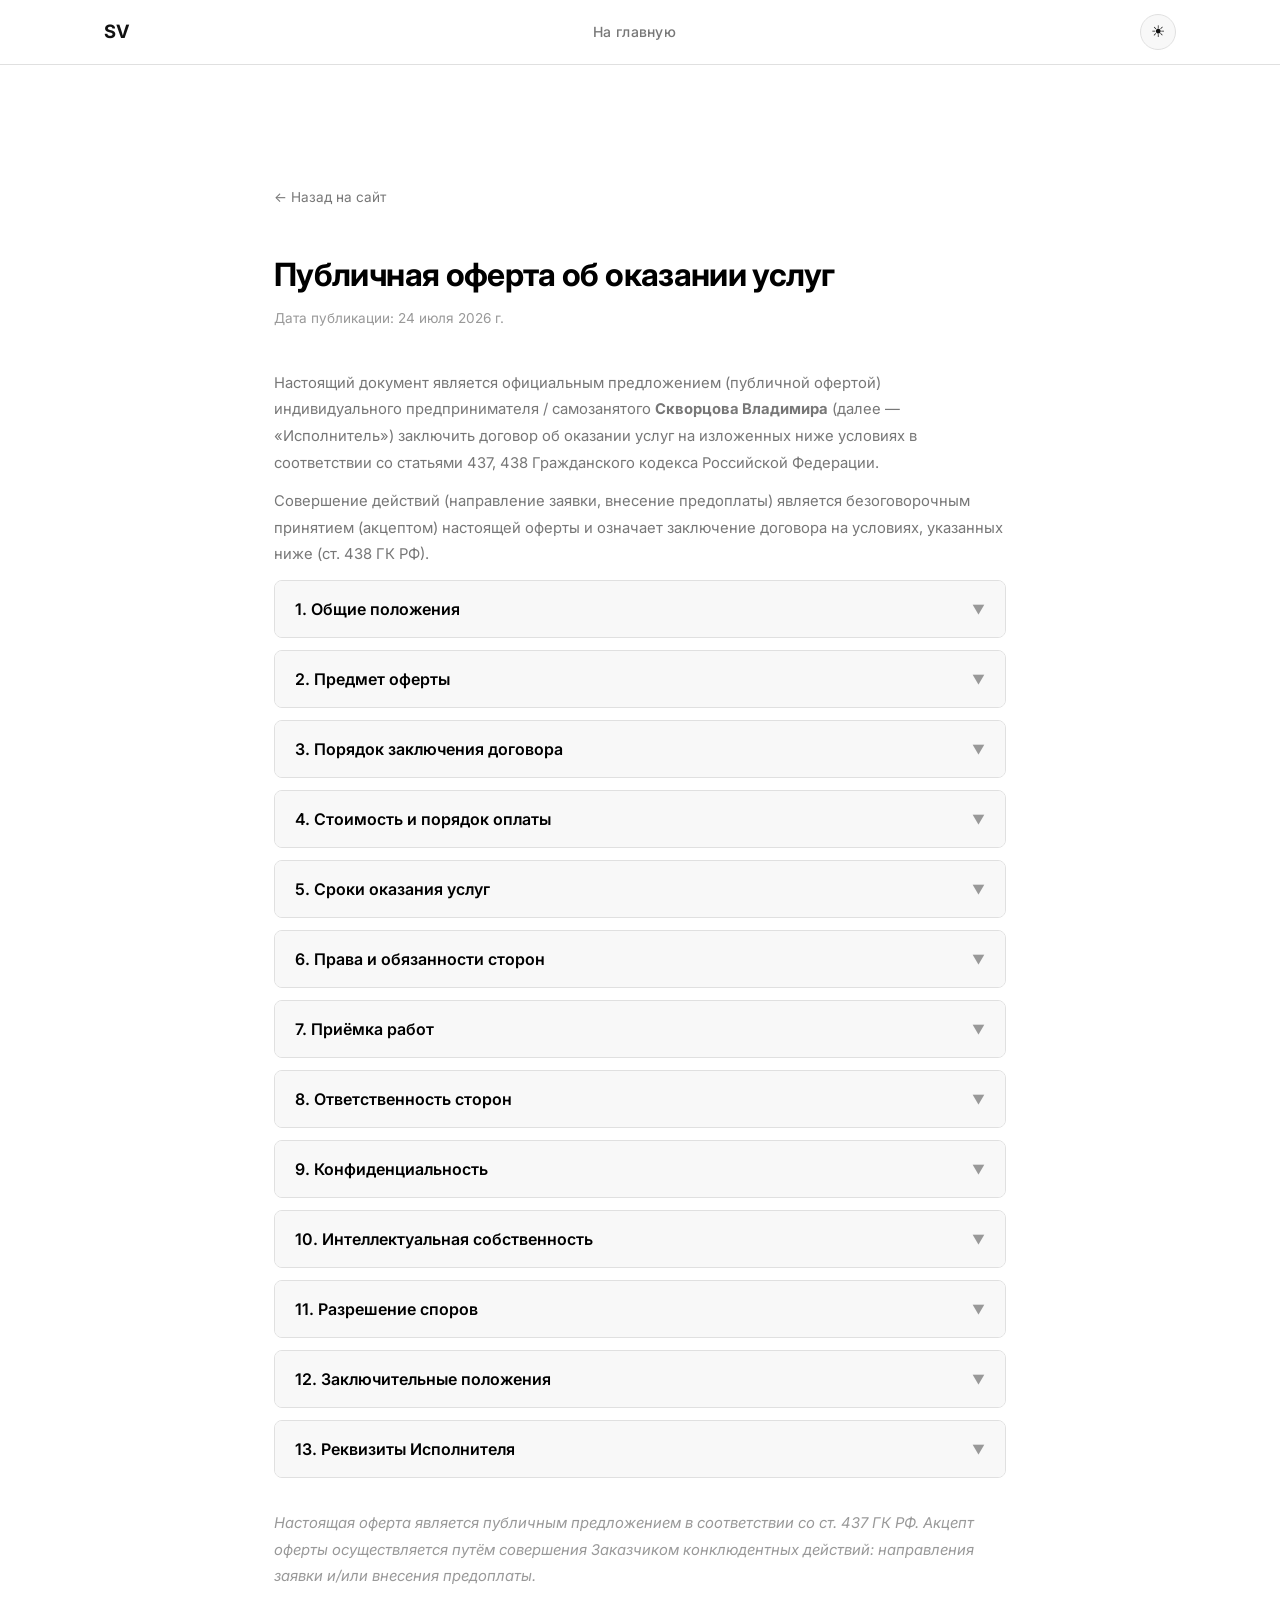
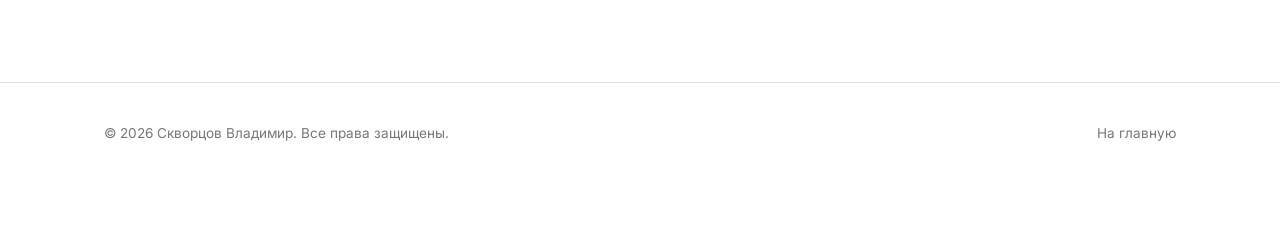
<file: oferta.html>
<!DOCTYPE html>
<html lang="ru">
  <head>
    <meta charset="UTF-8" />
    <meta name="viewport" content="width=device-width, initial-scale=1.0" />
    <title>Публичная оферта — Скворцов Владимир | Услуги разработки</title>
    <meta name="description" content="Публичная оферта об оказании услуг по разработке сайтов и UI/UX дизайну. Скворцов Владимир, Тихвин." />
    <meta name="robots" content="noindex, follow" />
    <link rel="canonical" href="https://curlow.ru/oferta.html" />
    <link rel="preconnect" href="https://fonts.googleapis.com" />
    <link rel="preconnect" href="https://fonts.gstatic.com" crossorigin />
    <link href="https://fonts.googleapis.com/css2?family=Inter:wght@400;500;600;700&display=swap" rel="stylesheet" />
    <link rel="stylesheet" href="style.css" />
    <link rel="icon" type="image/png" href="logo.png" />
    <script>
      (function () {
        var saved = localStorage.getItem('theme');
        var theme = saved || (matchMedia('(prefers-color-scheme:dark)').matches ? 'dark' : 'light');
        document.documentElement.setAttribute('data-theme', theme);
      })();
    </script>
    <!-- Yandex.Metrika counter -->
    <script type="text/javascript">
      (function(m,e,t,r,i,k,a){
        m[i]=m[i]||function(){(m[i].a=m[i].a||[]).push(arguments)};
        m[i].l=1*new Date();
        for (var j = 0; j < document.scripts.length; j++) {if (document.scripts[j].src === r) { return; }}
        k=e.createElement(t),a=e.getElementsByTagName(t)[0],k.async=1,k.src=r,a.parentNode.insertBefore(k,a)
      })(window, document,'script','https://mc.yandex.ru/metrika/tag.js?id=111074041', 'ym');
      ym(111074041, 'init', {ssr:true, webvisor:true, clickmap:true, ecommerce:"dataLayer", referrer: document.referrer, url: location.href, accurateTrackBounce:true, trackLinks:true});
    </script>
    <noscript><div><img src="https://mc.yandex.ru/watch/111074041" style="position:absolute; left:-9999px;" alt="" /></div></noscript>
    <!-- /Yandex.Metrika counter -->
  </head>
  <body>

    <!-- NAVBAR -->
    <nav class="navbar">
      <div class="container navbar__inner">
        <a href="index.html" class="navbar__logo">SV</a>
        <ul class="navbar__items" id="nav-menu">
          <li><a href="index.html" class="navbar__link">На главную</a></li>
        </ul>
        <div class="navbar__actions">
          <button class="theme-toggle" id="theme-btn" aria-label="Переключить тему">
            <span class="theme-toggle__icon">☀</span>
          </button>
        </div>
      </div>
    </nav>

    <main class="main">
      <section class="oferta">
        <div class="container oferta__container">

          <a href="index.html" class="oferta__back">← Назад на сайт</a>

          <h1 class="oferta__title">Публичная оферта об оказании услуг</h1>
          <p class="oferta__date">Дата публикации: 24 июля 2026 г.</p>

          <div class="oferta__content">

            <p>
              Настоящий документ является официальным предложением (публичной офертой)
              индивидуального предпринимателя / самозанятого
              <strong>Скворцова Владимира</strong>
              (далее — «Исполнитель») заключить договор об оказании услуг
              на изложенных ниже условиях в соответствии со статьями 437, 438
              Гражданского кодекса Российской Федерации.
            </p>

            <p>
              Совершение действий (направление заявки,
              внесение предоплаты) является безоговорочным принятием (акцептом)
              настоящей оферты и означает заключение договора на условиях,
              указанных ниже (ст. 438 ГК РФ).
            </p>

            <!-- Аккордеон 1 -->
            <div class="accordion">
              <button class="accordion__header" aria-expanded="false">
                <span class="accordion__title">1. Общие положения</span>
                <span class="accordion__arrow">▼</span>
              </button>
              <div class="accordion__body">
                <div class="accordion__content">
                  <ol>
                    <li>
                      Настоящая оферта адресована физическим и юридическим лицам,
                      заинтересованным в получении услуг по разработке и дизайну
                      веб-интерфейсов.
                    </li>
                    <li>
                      Исполнитель — Скворцов Владимир, осуществляющий деятельность
                      в качестве самозанятого (НПД) / индивидуального предпринимателя.
                      Контакт: Telegram — <a href="https://t.me/curlow853" target="_blank" style="color:var(--text);text-decoration:underline;">@curlow853</a>.
                    </li>
                    <li>
                      Услуги оказываются дистанционно посредством сети Интернет.
                    </li>
                  </ol>
                </div>
              </div>
            </div>

            <!-- Аккордеон 2 -->
            <div class="accordion">
              <button class="accordion__header" aria-expanded="false">
                <span class="accordion__title">2. Предмет оферты</span>
                <span class="accordion__arrow">▼</span>
              </button>
              <div class="accordion__body">
                <div class="accordion__content">
                  <ol>
                    <li>
                      Исполнитель обязуется оказать Заказчику услуги по разработке
                      веб-сайтов, веб-приложений, UI/UX-дизайну и сопровождению
                      проектов в соответствии с техническим заданием, согласованным
                      сторонами.
                    </li>
                    <li>
                      Конкретный перечень, объём и стоимость услуг определяются
                      в соответствии с прайс-листом, размещённом на сайте
                      <a href="index.html" style="color:var(--text);text-decoration:underline;">Скворцов Владимир</a>,
                      либо в индивидуальном коммерческом предложении.
                    </li>
                    <li>
                      Состав и объём работ по каждому проекту фиксируются в
                      техническом задании (ТЗ), которое является неотъемлемой
                      частью договора.
                    </li>
                  </ol>
                </div>
              </div>
            </div>

            <!-- Аккордеон 3 -->
            <div class="accordion">
              <button class="accordion__header" aria-expanded="false">
                <span class="accordion__title">3. Порядок заключения договора</span>
                <span class="accordion__arrow">▼</span>
              </button>
              <div class="accordion__body">
                <div class="accordion__content">
                  <ol>
                    <li>
                      Заказчик направляет заявку через Telegram или иной канал связи,
                      указанный на сайте.
                    </li>
                    <li>
                      Исполнитель в течение 2 (двух) рабочих дней направляет
                      коммерческое предложение (КП) с описанием объёма работ,
                      сроков и стоимости.
                    </li>
                    <li>
                      Договор считается заключённым с момента получения Исполнителем
                      предоплаты в размере, указанном в КП.
                    </li>
                  </ol>
                </div>
              </div>
            </div>

            <!-- Аккордеон 4 -->
            <div class="accordion">
              <button class="accordion__header" aria-expanded="false">
                <span class="accordion__title">4. Стоимость и порядок оплаты</span>
                <span class="accordion__arrow">▼</span>
              </button>
              <div class="accordion__body">
                <div class="accordion__content">
                  <ol>
                    <li>
                      Стоимость услуг определяется прайс-листом на сайте или
                      индивидуальным КП.
                    </li>
                    <li>
                      Предоплата: <strong>50%</strong> от общей стоимости —
                      в течение 3 (трёх) календарных дней с момента согласования КП.
                    </li>
                    <li>
                      Окончательный расчёт: <strong>50%</strong> — в течение 3 (трёх)
                      рабочих дней после приёмки результатов работ Заказчиком.
                    </li>
                    <li>
                      Оплата производится банковским переводом на счёт Исполнителя
                      или иным способом, согласованным сторонами.
                    </li>
                    <li>
                      При оплате Исполнитель предоставляет чек (ККТ / БСО)
                      в соответствии с требованиями НПД / applicable tax regime.
                    </li>
                  </ol>
                </div>
              </div>
            </div>

            <!-- Аккордеон 5 -->
            <div class="accordion">
              <button class="accordion__header" aria-expanded="false">
                <span class="accordion__title">5. Сроки оказания услуг</span>
                <span class="accordion__arrow">▼</span>
              </button>
              <div class="accordion__body">
                <div class="accordion__content">
                  <ol>
                    <li>
                      Сроки оказания услуг указываются в КП и/или ТЗ и исчисляются
                      рабочими днями с момента получения предоплаты и всех
                      необходимых материалов от Заказчика.
                    </li>
                    <li>
                      Сроки могут быть продлены по согласованию сторон в случае
                      внесения Заказчиком изменений в ТЗ или задержки предоставления
                      необходимых материалов.
                    </li>
                    <li>
                      Заказчик обязан предоставить все необходимые материалы
                      (тексты, изображения, логотипы, доступы) в течение
                      5 (пяти) рабочих дней с момента запроса.
                    </li>
                  </ol>
                </div>
              </div>
            </div>

            <!-- Аккордеон 6 -->
            <div class="accordion">
              <button class="accordion__header" aria-expanded="false">
                <span class="accordion__title">6. Права и обязанности сторон</span>
                <span class="accordion__arrow">▼</span>
              </button>
              <div class="accordion__body">
                <div class="accordion__content">
                  <p><strong>Исполнитель обязуется:</strong></p>
                  <ol>
                    <li>Оказать услуги надлежащего качества в согласованные сроки.</li>
                    <li>
                      Согласовывать с Заказчиком промежуточные результаты
                      (макеты, прототипы, готовые страницы).
                    </li>
                    <li>
                      Устранить замечания Заказчика в рамках согласованного
                      объёма правок.
                    </li>
                    <li>
                      Передать Заказчику исходные файлы проекта после
                      полного расчёта.
                    </li>
                  </ol>
                  <p><strong>Заказчик обязуется:</strong></p>
                  <ol>
                    <li>
                      Своевременно предоставлять необходимые материалы и информацию.
                    </li>
                    <li>
                      Согласовывать промежуточные результаты в течение
                      3 (трёх) рабочих дней.
                    </li>
                    <li>
                      Производить оплату в порядке и сроки, установленные настоящей офертой.
                    </li>
                    <li>
                      Не разглашать конфиденциальную информацию, полученную
                      в ходе сотрудничества.
                    </li>
                  </ol>
                </div>
              </div>
            </div>

            <!-- Аккордеон 7 -->
            <div class="accordion">
              <button class="accordion__header" aria-expanded="false">
                <span class="accordion__title">7. Приёмка работ</span>
                <span class="accordion__arrow">▼</span>
              </button>
              <div class="accordion__body">
                <div class="accordion__content">
                  <ol>
                    <li>
                      По завершении оказания услуг Исполнитель направляет
                      Заказчику результаты для приёмки.
                    </li>
                    <li>
                      Заказчик в течение 3 (трёх) рабочих дней проводит приёмку
                      и направляет Исполнителю мотивированные замечания (при наличии).
                    </li>
                    <li>
                      В случае отсутствия замечаний в указанный срок работы
                      считаются принятыми.
                    </li>
                    <li>
                      При наличии замечаний Исполнитель устраняет их в разумный
                      срок, не превышающий 5 (пяти) рабочих дней.
                    </li>
                  </ol>
                </div>
              </div>
            </div>

            <!-- Аккордеон 8 -->
            <div class="accordion">
              <button class="accordion__header" aria-expanded="false">
                <span class="accordion__title">8. Ответственность сторон</span>
                <span class="accordion__arrow">▼</span>
              </button>
              <div class="accordion__body">
                <div class="accordion__content">
                  <ol>
                    <li>
                      В случае нарушения сроков по вине Исполнителя он выплачивает
                      пеню в размере <strong>1%</strong> от стоимости услуг
                      за каждый день просрочки, но не более <strong>10%</strong>
                      от общей стоимости.
                    </li>
                    <li>
                      В случае нарушения сроков оплаты по вине Заказчика он
                      выплачивает пеню в размере <strong>1%</strong> от суммы
                      задолженности за каждый день просрочки, но не более
                      <strong>15%</strong> от суммы задолженности.
                    </li>
                    <li>
                      Исполнитель не несёт ответственности за косвенные убытки,
                      упущенную выгоду и иные косвенные последствия.
                    </li>
                    <li>
                      Совокупная ответственность Исполнителя по любому иску
                      ограничена суммой, уплаченной Заказчиком по настоящему
                      договору.
                    </li>
                  </ol>
                </div>
              </div>
            </div>

            <!-- Аккордеон 9 -->
            <div class="accordion">
              <button class="accordion__header" aria-expanded="false">
                <span class="accordion__title">9. Конфиденциальность</span>
                <span class="accordion__arrow">▼</span>
              </button>
              <div class="accordion__body">
                <div class="accordion__content">
                  <ol>
                    <li>
                      Стороны обязуются не раскрывать третьим лицам конфиденциальную
                      информацию, полученную в ходе сотрудничества, без письменного
                      согласия другой стороны.
                    </li>
                    <li>
                      К конфиденциальной информации относятся: технические решения,
                      исходный код, дизайн-макеты, коммерческие условия, а также
                      любая информация, помеченная сторонами как конфиденциальная.
                    </li>
                    <li>
                      Исполнитель вправе указывать данные о выполненном проекте
                      в своём портфолио, если Заказчик не выразил письменного
                      несогласия.
                    </li>
                  </ol>
                </div>
              </div>
            </div>

            <!-- Аккордеон 10 -->
            <div class="accordion">
              <button class="accordion__header" aria-expanded="false">
                <span class="accordion__title">10. Интеллектуальная собственность</span>
                <span class="accordion__arrow">▼</span>
              </button>
              <div class="accordion__body">
                <div class="accordion__content">
                  <ol>
                    <li>
                      Права на результаты интеллектуальной деятельности
                      (дизайн-макеты, исходный код, графические материалы)
                      переходят к Заказчику после полной оплаты.
                    </li>
                    <li>
                      До момента полной оплаты все права на результаты работ
                      принадлежат Исполнителю.
                    </li>
                    <li>
                      Заказчик не вправе передавать результаты работ третьим
                      лицам до момента их оплаты.
                    </li>
                  </ol>
                </div>
              </div>
            </div>

            <!-- Аккордеон 11 -->
            <div class="accordion">
              <button class="accordion__header" aria-expanded="false">
                <span class="accordion__title">11. Разрешение споров</span>
                <span class="accordion__arrow">▼</span>
              </button>
              <div class="accordion__body">
                <div class="accordion__content">
                  <ol>
                    <li>
                      Все споры и разногласия сторон разрешаются путём переговоров.
                    </li>
                    <li>
                      В случае невозможности урегулирования спора путём переговоров
                      он подлежит рассмотрению в суде в соответствии с
                      действующим законодательством Российской Федерации по месту
                      нахождения Исполнителя.
                    </li>
                    <li>
                      До обращения в суд обязательным является направление
                      претензии в письменной форме. Срок ответа на претензию —
                      10 (десять) рабочих дней.
                    </li>
                  </ol>
                </div>
              </div>
            </div>

            <!-- Аккордеон 12 -->
            <div class="accordion">
              <button class="accordion__header" aria-expanded="false">
                <span class="accordion__title">12. Заключительные положения</span>
                <span class="accordion__arrow">▼</span>
              </button>
              <div class="accordion__body">
                <div class="accordion__content">
                  <ol>
                    <li>
                      Настоящая оферта вступает в силу с момента её размещения
                      на сайте и действует бессрочно.
                    </li>
                    <li>
                      Исполнитель оставляет за собой право вносить изменения
                      в условия оферты. Изменения вступают в силу с момента
                      размещения новой редакции на сайте.
                    </li>
                    <li>
                      К отношениям сторон применяется законодательство Российской
                      Федерации, в том числе Гражданский кодекс РФ и
                      Закон о защите прав потребителей (в применимой части).
                    </li>
                    <li>
                      Если Заказчик является потребителем (физическим лицом,
                      приобретающим услуги для личных нужд), на отношения
                      сторон распространяются положения Закона РФ от
                      07.02.1992 № 2300-1 «О защите прав потребителей».
                    </li>
                  </ol>
                </div>
              </div>
            </div>

            <!-- Аккордеон 13 -->
            <div class="accordion">
              <button class="accordion__header" aria-expanded="false">
                <span class="accordion__title">13. Реквизиты Исполнителя</span>
                <span class="accordion__arrow">▼</span>
              </button>
              <div class="accordion__body">
                <div class="accordion__content">
                  <p>
                    <strong>ФИО:</strong> Скворцов Владимир<br />
                    <strong>Статус:</strong> Самозанятый (НПД) / ИП<br />
                    <strong>ИНН:</strong> 471508043763<br />
                    <strong>Telegram:</strong>
                    <a href="https://t.me/curlow853" target="_blank" style="color:var(--text);text-decoration:underline;">@curlow853</a><br />
                    <strong>E-mail:</strong> zxcred150@gmail.com<br />
                    <strong>Сайт:</strong> curlow.ru
                  </p>
                </div>
              </div>
            </div>

            <p style="margin-top:32px;font-style:italic;color:var(--text-tertiary);">
              Настоящая оферта является публичным предложением в соответствии
              со ст. 437 ГК РФ. Акцепт оферты осуществляется путём совершения
              Заказчиком конклюдентных действий: направления заявки и/или
              внесения предоплаты.
            </p>

          </div>
        </div>
      </section>
    </main>

    <!-- FOOTER -->
    <footer class="footer">
      <div class="container footer__container">
        <p class="footer__copy">
          &copy; 2026 Скворцов Владимир. Все права защищены.
        </p>
        <div class="footer__nav">
          <a href="index.html" class="footer__link">На главную</a>
        </div>
      </div>
    </footer>

    <script>
      (function () {
        /* --- Theme toggle --- */
        var themeBtn = document.getElementById('theme-btn');
        var themeIcon = themeBtn.querySelector('.theme-toggle__icon');
        var root = document.documentElement;

        function getTheme() {
          return root.getAttribute('data-theme') || 'light';
        }

        function applyIcon(theme) {
          themeIcon.textContent = theme === 'dark' ? '☾' : '☀';
        }

        applyIcon(getTheme());

        themeBtn.addEventListener('click', function () {
          var next = getTheme() === 'dark' ? 'light' : 'dark';
          root.setAttribute('data-theme', next);
          localStorage.setItem('theme', next);
          applyIcon(next);
        });

        /* --- Accordion toggle --- */
        var accordions = document.querySelectorAll('.accordion');
        accordions.forEach(function (acc) {
          var header = acc.querySelector('.accordion__header');
          var body = acc.querySelector('.accordion__body');

          header.addEventListener('click', function () {
            var isOpen = acc.classList.contains('is-open');

            if (isOpen) {
              acc.classList.remove('is-open');
              body.style.maxHeight = '0';
              header.setAttribute('aria-expanded', 'false');
            } else {
              acc.classList.add('is-open');
              body.style.maxHeight = body.scrollHeight + 'px';
              header.setAttribute('aria-expanded', 'true');
            }
          });
        });
      })();
    </script>
  </body>
</html>
</file>
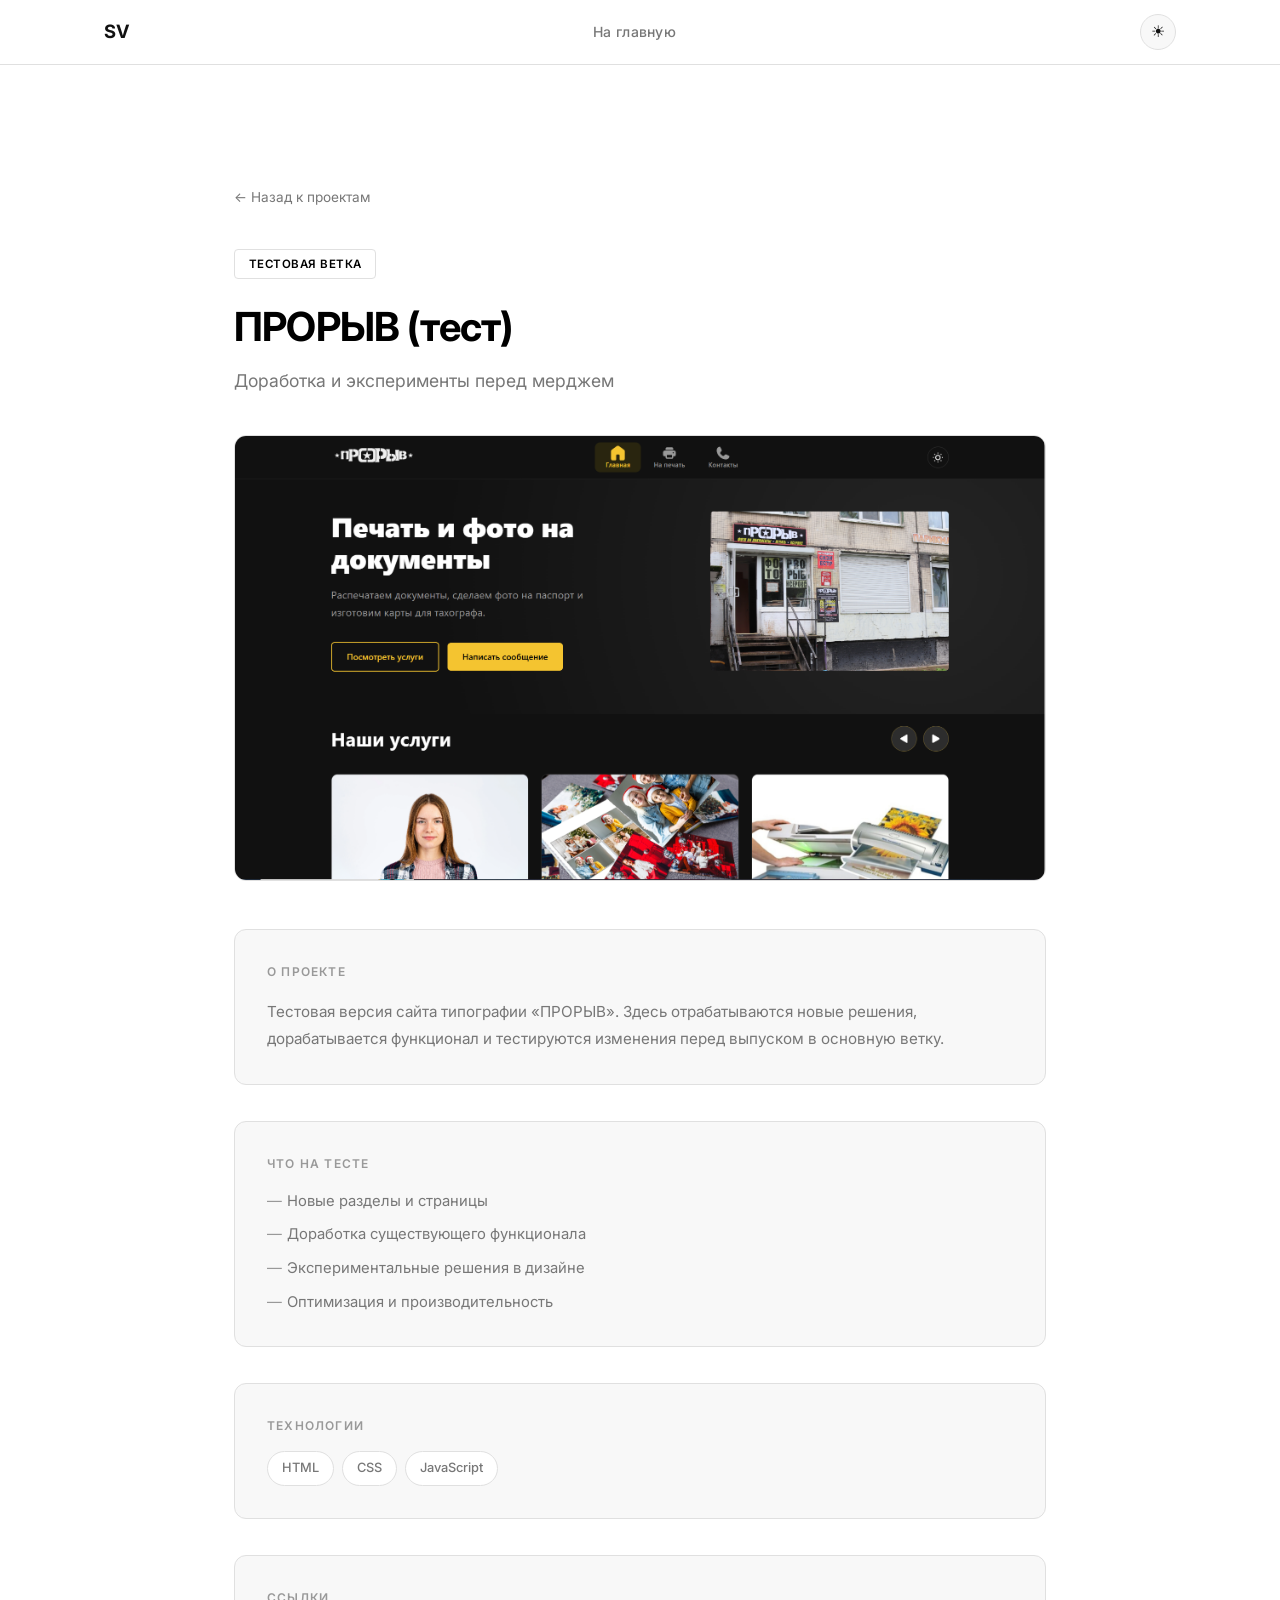
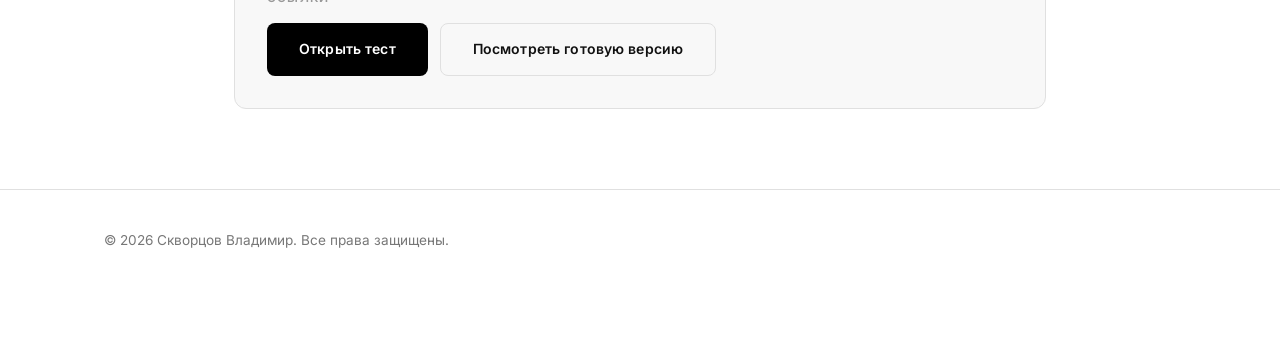
<file: proriv-test.html>
<!DOCTYPE html>
<html lang="ru">
  <head>
    <meta charset="UTF-8" />
    <meta name="viewport" content="width=device-width, initial-scale=1.0" />
    <title>ПРОРЫВ (тест) — Тестовая версия | Скворцов Владимир</title>
    <meta name="description" content="Тестовая версия сайта типографии ПРОРЫВ. Доработка функционала и экспериментальные решения." />
    <meta name="robots" content="noindex, nofollow" />
    <link rel="canonical" href="https://curlow.ru/proriv.html" />
    <link rel="preconnect" href="https://fonts.googleapis.com" />
    <link rel="preconnect" href="https://fonts.gstatic.com" crossorigin />
    <link href="https://fonts.googleapis.com/css2?family=Inter:wght@400;500;600;700&display=swap" rel="stylesheet" />
    <link rel="stylesheet" href="style.css" />
    <link rel="icon" type="image/png" href="logo.png" />
    <script>
      (function () {
        var saved = localStorage.getItem('theme');
        var theme = saved || (matchMedia('(prefers-color-scheme:dark)').matches ? 'dark' : 'light');
        document.documentElement.setAttribute('data-theme', theme);
      })();
    </script>
    <!-- Yandex.Metrika counter -->
    <script type="text/javascript">
      (function(m,e,t,r,i,k,a){
        m[i]=m[i]||function(){(m[i].a=m[i].a||[]).push(arguments)};
        m[i].l=1*new Date();
        for (var j = 0; j < document.scripts.length; j++) {if (document.scripts[j].src === r) { return; }}
        k=e.createElement(t),a=e.getElementsByTagName(t)[0],k.async=1,k.src=r,a.parentNode.insertBefore(k,a)
      })(window, document,'script','https://mc.yandex.ru/metrika/tag.js?id=111074041', 'ym');
      ym(111074041, 'init', {ssr:true, webvisor:true, clickmap:true, ecommerce:"dataLayer", referrer: document.referrer, url: location.href, accurateTrackBounce:true, trackLinks:true});
    </script>
    <noscript><div><img src="https://mc.yandex.ru/watch/111074041" style="position:absolute; left:-9999px;" alt="" /></div></noscript>
    <!-- /Yandex.Metrika counter -->
  </head>
  <body>

    <nav class="navbar">
      <div class="container navbar__inner">
        <a href="index.html" class="navbar__logo">SV</a>
        <ul class="navbar__items">
          <li><a href="index.html" class="navbar__link">На главную</a></li>
        </ul>
        <div class="navbar__actions">
          <button class="theme-toggle" id="theme-btn" aria-label="Переключить тему">
            <span class="theme-toggle__icon">☀</span>
          </button>
        </div>
      </div>
    </nav>

    <main class="main">
      <section class="project-page">
        <div class="container project-page__container">

          <a href="index.html#projects" class="project-page__back">← Назад к проектам</a>

          <div class="project-page__header">
            <span class="project-page__badge project-page__badge--test">Тестовая ветка</span>
            <h1 class="project-page__title">ПРОРЫВ (тест)</h1>
            <p class="project-page__subtitle">Доработка и эксперименты перед мерджем</p>
          </div>

          <div class="project-page__preview">
            <img src="project2-test.webp" alt="ПРОРЫВ тест" class="project-page__img" />
          </div>

          <div class="project-page__info">
            <div class="project-page__block">
              <h3 class="project-page__label">О проекте</h3>
              <p class="project-page__text">
                Тестовая версия сайта типографии «ПРОРЫВ». Здесь отрабатываются
                новые решения, дорабатывается функционал и тестируются изменения
                перед выпуском в основную ветку.
              </p>
            </div>

            <div class="project-page__block">
              <h3 class="project-page__label">Что на тесте</h3>
              <ul class="project-page__list">
                <li>Новые разделы и страницы</li>
                <li>Доработка существующего функционала</li>
                <li>Экспериментальные решения в дизайне</li>
                <li>Оптимизация и производительность</li>
              </ul>
            </div>

            <div class="project-page__block">
              <h3 class="project-page__label">Технологии</h3>
              <div class="project-page__tags">
                <span class="project-page__tag">HTML</span>
                <span class="project-page__tag">CSS</span>
                <span class="project-page__tag">JavaScript</span>
              </div>
            </div>

            <div class="project-page__block">
              <h3 class="project-page__label">Ссылки</h3>
              <div class="project-page__links">
                <a href="https://test.curlow.ru" class="btn btn--primary" target="_blank">Открыть тест</a>
                <a href="proriv.html" class="btn btn--secondary">Посмотреть готовую версию</a>
              </div>
            </div>
          </div>

        </div>
      </section>
    </main>

    <footer class="footer">
      <div class="container footer__container">
        <p class="footer__copy">&copy; 2026 Скворцов Владимир. Все права защищены.</p>
      </div>
    </footer>

    <script>
      (function () {
        var themeBtn = document.getElementById('theme-btn');
        var themeIcon = themeBtn.querySelector('.theme-toggle__icon');
        var root = document.documentElement;
        function getTheme() { return root.getAttribute('data-theme') || 'light'; }
        function applyIcon(theme) { themeIcon.textContent = theme === 'dark' ? '☾' : '☀'; }
        applyIcon(getTheme());
        themeBtn.addEventListener('click', function () {
          var next = getTheme() === 'dark' ? 'light' : 'dark';
          root.setAttribute('data-theme', next);
          localStorage.setItem('theme', next);
          applyIcon(next);
        });
      })();
    </script>
  </body>
</html>
</file>
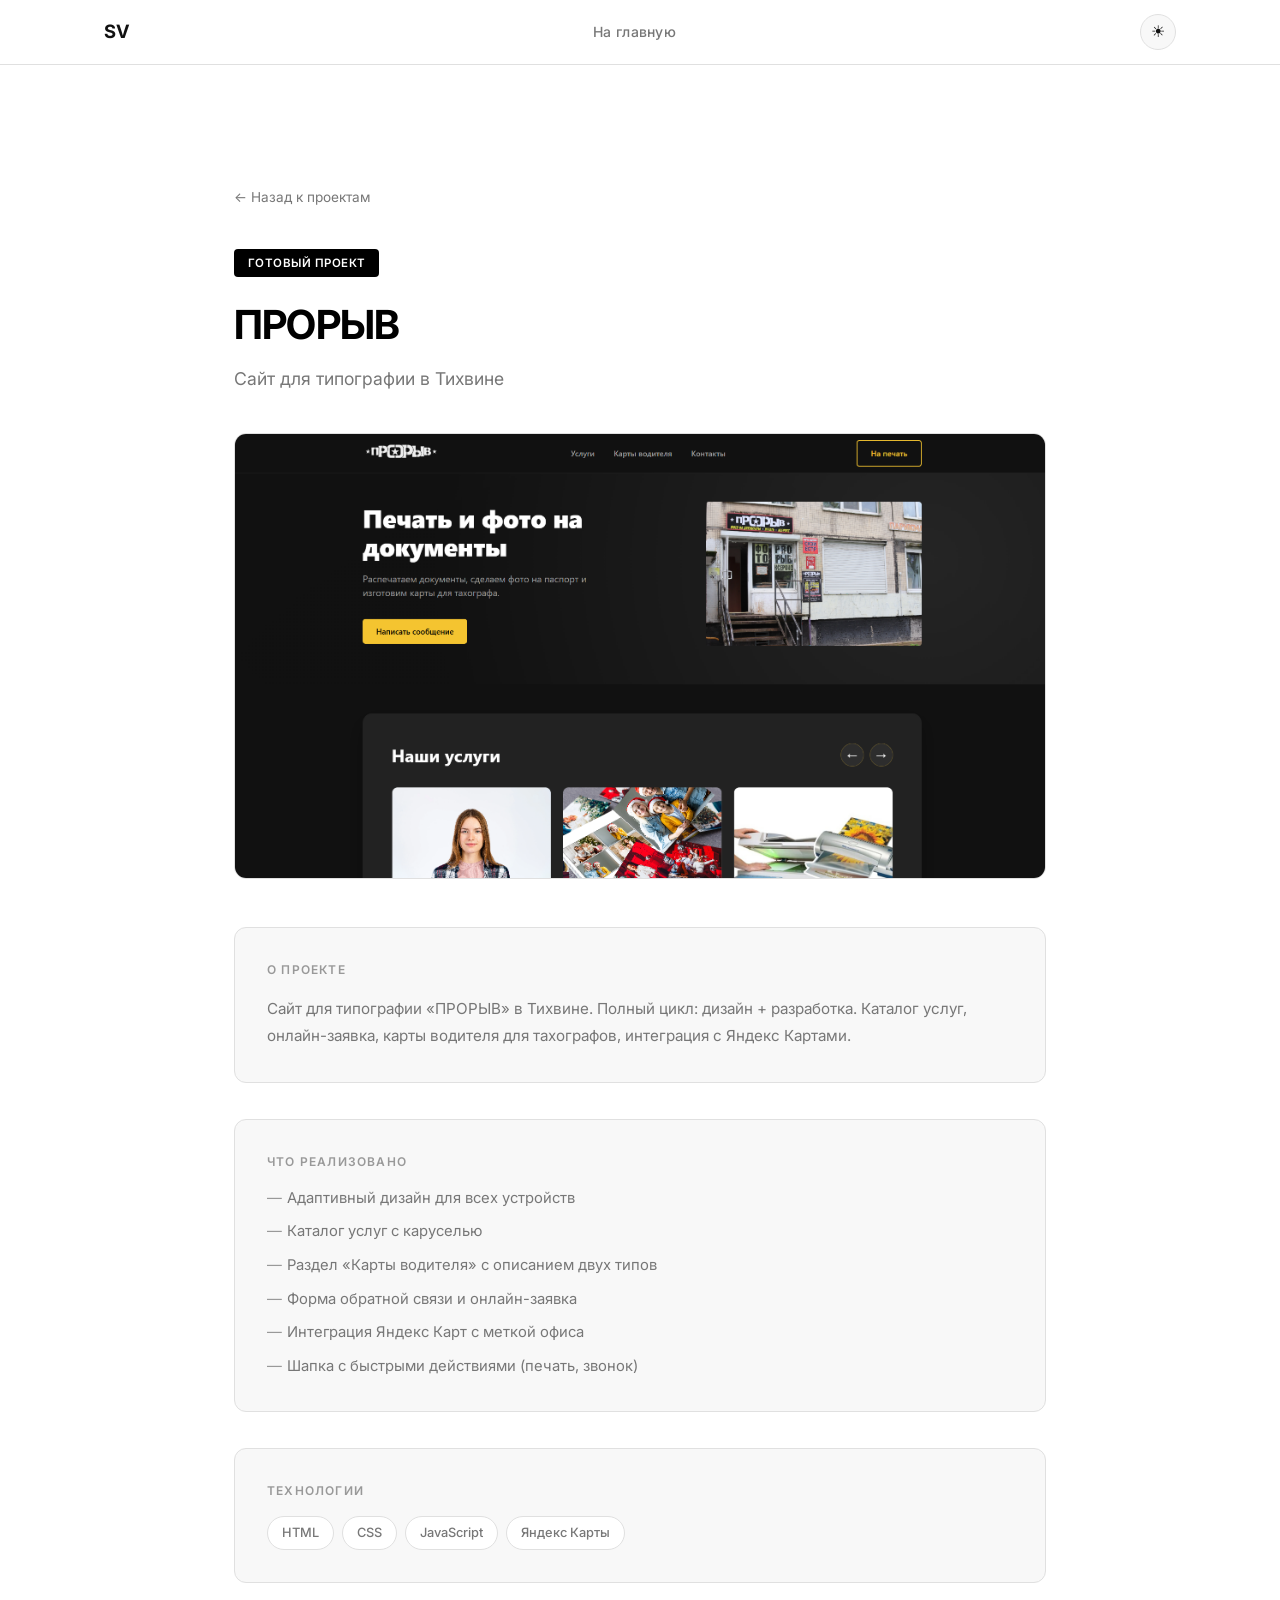
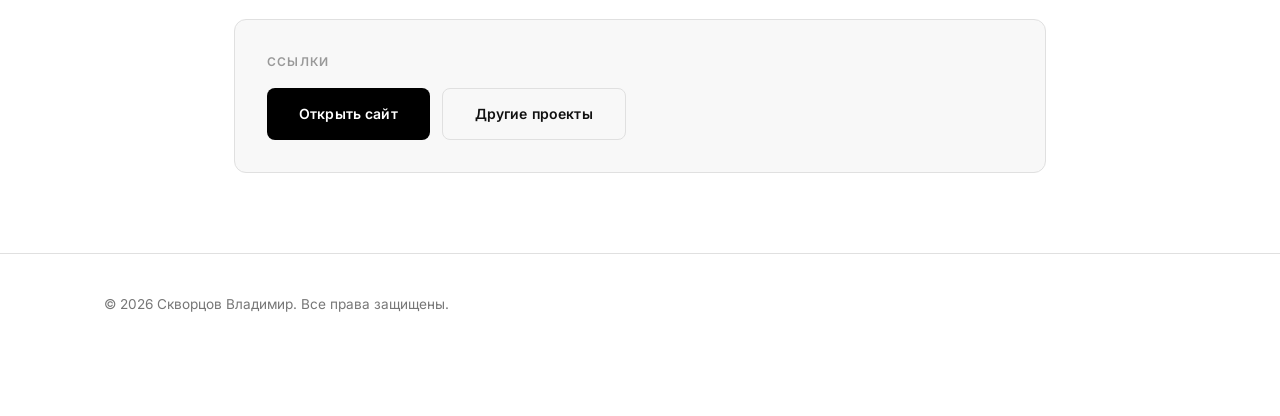
<file: proriv.html>
<!DOCTYPE html>
<html lang="ru">
  <head>
    <meta charset="UTF-8" />
    <meta name="viewport" content="width=device-width, initial-scale=1.0" />
    <title>ПРОРЫВ — Сайт типографии в Тихвине | Скворцов Владимир</title>
    <meta name="description" content="Сайт для типографии ПРОРЫВ в Тихвине. Печать и фото на документы, каталог услуг, карты водителя. Дизайн и разработка — Скворцов Владимир." />
    <meta name="robots" content="index, follow" />
    <meta property="og:title" content="ПРОРЫВ — Сайт типографии в Тихвине" />
    <meta property="og:description" content="Печать и фото на документы, каталог услуг, карты водителя для тахографов." />
    <meta property="og:url" content="https://curlow.ru/proriv.html" />
    <link rel="canonical" href="https://curlow.ru/proriv.html" />
    <link rel="preconnect" href="https://fonts.googleapis.com" />
    <link rel="preconnect" href="https://fonts.gstatic.com" crossorigin />
    <link href="https://fonts.googleapis.com/css2?family=Inter:wght@400;500;600;700&display=swap" rel="stylesheet" />
    <link rel="stylesheet" href="style.css" />
    <link rel="icon" type="image/png" href="logo.png" />
    <script>
      (function () {
        var saved = localStorage.getItem('theme');
        var theme = saved || (matchMedia('(prefers-color-scheme:dark)').matches ? 'dark' : 'light');
        document.documentElement.setAttribute('data-theme', theme);
      })();
    </script>
    <!-- Yandex.Metrika counter -->
    <script type="text/javascript">
      (function(m,e,t,r,i,k,a){
        m[i]=m[i]||function(){(m[i].a=m[i].a||[]).push(arguments)};
        m[i].l=1*new Date();
        for (var j = 0; j < document.scripts.length; j++) {if (document.scripts[j].src === r) { return; }}
        k=e.createElement(t),a=e.getElementsByTagName(t)[0],k.async=1,k.src=r,a.parentNode.insertBefore(k,a)
      })(window, document,'script','https://mc.yandex.ru/metrika/tag.js?id=111074041', 'ym');
      ym(111074041, 'init', {ssr:true, webvisor:true, clickmap:true, ecommerce:"dataLayer", referrer: document.referrer, url: location.href, accurateTrackBounce:true, trackLinks:true});
    </script>
    <noscript><div><img src="https://mc.yandex.ru/watch/111074041" style="position:absolute; left:-9999px;" alt="" /></div></noscript>
    <!-- /Yandex.Metrika counter -->
  </head>
  <body>

    <nav class="navbar">
      <div class="container navbar__inner">
        <a href="index.html" class="navbar__logo">SV</a>
        <ul class="navbar__items">
          <li><a href="index.html" class="navbar__link">На главную</a></li>
        </ul>
        <div class="navbar__actions">
          <button class="theme-toggle" id="theme-btn" aria-label="Переключить тему">
            <span class="theme-toggle__icon">☀</span>
          </button>
        </div>
      </div>
    </nav>

    <main class="main">
      <section class="project-page">
        <div class="container project-page__container">

          <a href="index.html#projects" class="project-page__back">← Назад к проектам</a>

          <div class="project-page__header">
            <span class="project-page__badge project-page__badge--ready">Готовый проект</span>
            <h1 class="project-page__title">ПРОРЫВ</h1>
            <p class="project-page__subtitle">Сайт для типографии в Тихвине</p>
          </div>

          <div class="project-page__preview">
            <img src="project2.webp" alt="ПРОРЫВ" class="project-page__img" />
          </div>

          <div class="project-page__info">
            <div class="project-page__block">
              <h3 class="project-page__label">О проекте</h3>
              <p class="project-page__text">
                Сайт для типографии «ПРОРЫВ» в Тихвине. Полный цикл: дизайн + разработка.
                Каталог услуг, онлайн-заявка, карты водителя для тахографов,
                интеграция с Яндекс Картами.
              </p>
            </div>

            <div class="project-page__block">
              <h3 class="project-page__label">Что реализовано</h3>
              <ul class="project-page__list">
                <li>Адаптивный дизайн для всех устройств</li>
                <li>Каталог услуг с каруселью</li>
                <li>Раздел «Карты водителя» с описанием двух типов</li>
                <li>Форма обратной связи и онлайн-заявка</li>
                <li>Интеграция Яндекс Карт с меткой офиса</li>
                <li>Шапка с быстрыми действиями (печать, звонок)</li>
              </ul>
            </div>

            <div class="project-page__block">
              <h3 class="project-page__label">Технологии</h3>
              <div class="project-page__tags">
                <span class="project-page__tag">HTML</span>
                <span class="project-page__tag">CSS</span>
                <span class="project-page__tag">JavaScript</span>
                <span class="project-page__tag">Яндекс Карты</span>
              </div>
            </div>

            <div class="project-page__block">
              <h3 class="project-page__label">Ссылки</h3>
              <div class="project-page__links">
                <a href="https://прорыв.втихвине.рф" class="btn btn--primary" target="_blank">Открыть сайт</a>
                <a href="index.html#projects" class="btn btn--secondary">Другие проекты</a>
              </div>
            </div>
          </div>

        </div>
      </section>
    </main>

    <footer class="footer">
      <div class="container footer__container">
        <p class="footer__copy">&copy; 2026 Скворцов Владимир. Все права защищены.</p>
      </div>
    </footer>

    <script>
      (function () {
        var themeBtn = document.getElementById('theme-btn');
        var themeIcon = themeBtn.querySelector('.theme-toggle__icon');
        var root = document.documentElement;
        function getTheme() { return root.getAttribute('data-theme') || 'light'; }
        function applyIcon(theme) { themeIcon.textContent = theme === 'dark' ? '☾' : '☀'; }
        applyIcon(getTheme());
        themeBtn.addEventListener('click', function () {
          var next = getTheme() === 'dark' ? 'light' : 'dark';
          root.setAttribute('data-theme', next);
          localStorage.setItem('theme', next);
          applyIcon(next);
        });
      })();
    </script>
  </body>
</html>
</file>
<file: style.css>
/* ============================================
   RESET & VARIABLES
   ============================================ */
*,
*::before,
*::after {
    margin: 0;
    padding: 0;
    box-sizing: border-box;
}

:root {
    --white: #ffffff;
    --off-white: #f8f8f8;
    --gray-100: #f0f0f0;
    --gray-200: #e0e0e0;
    --gray-300: #c0c0c0;
    --gray-400: #999999;
    --gray-500: #777777;
    --gray-600: #555555;
    --gray-700: #333333;
    --gray-800: #1a1a1a;
    --gray-900: #111111;
    --black: #000000;

    --bg: var(--white);
    --surface: var(--off-white);
    --surface-alt: var(--gray-100);
    --border: var(--gray-200);
    --text: var(--gray-900);
    --text-secondary: var(--gray-500);
    --text-tertiary: var(--gray-400);

    --font: 'Inter', -apple-system, BlinkMacSystemFont, 'Segoe UI', Roboto, sans-serif;
    --font-mono: 'SF Mono', 'Fira Code', monospace;

    --transition: 0.3s cubic-bezier(0.4, 0, 0.2, 1);
    --radius: 12px;
    --radius-sm: 8px;
    --radius-xs: 4px;
}

/* Dark theme — full palette inversion */
[data-theme="dark"] {
    --white: #111111;
    --off-white: #1a1a1a;
    --gray-100: #222222;
    --gray-200: #2a2a2a;
    --gray-300: #333333;
    --gray-400: #888888;
    --gray-500: #aaaaaa;
    --gray-600: #bbbbbb;
    --gray-700: #cccccc;
    --gray-800: #e0e0e0;
    --gray-900: #f0f0f0;
    --black: #ffffff;
}

html {
    scroll-behavior: smooth;
    scroll-padding-top: 72px;
}

body {
    background-color: var(--bg);
    color: var(--text);
    font-family: var(--font);
    line-height: 1.6;
    overflow-x: hidden;
    -webkit-font-smoothing: antialiased;
    -moz-osx-font-smoothing: grayscale;
    transition: background-color 0.3s ease, color 0.3s ease;
}

img {
    max-width: 100%;
    display: block;
}

a {
    text-decoration: none;
    color: inherit;
}

ul {
    list-style: none;
}

/* ============================================
   CONTAINER
   ============================================ */
.container {
    max-width: 1120px;
    margin: 0 auto;
    padding: 0 24px;
}

/* ============================================
   NAVBAR
   ============================================ */
.navbar {
    position: fixed;
    top: 0;
    left: 0;
    width: 100%;
    z-index: 1000;
    background: rgba(255, 255, 255, 0.85);
    backdrop-filter: blur(20px);
    -webkit-backdrop-filter: blur(20px);
    border-bottom: 1px solid var(--border);
    transition:
        background 0.4s ease,
        border-color 0.4s ease,
        box-shadow 0.4s ease;
}

[data-theme="dark"] .navbar {
    background: rgba(17, 17, 17, 0.9);
    border-bottom-color: #2a2a2a;
}

.navbar__inner {
    display: flex;
    justify-content: space-between;
    align-items: center;
    padding: 0 24px;
    height: 64px;
}

.navbar__logo {
    font-size: 1.15rem;
    font-weight: 700;
    color: var(--text);
    letter-spacing: -0.02em;
    flex-shrink: 0;
}

.navbar__actions {
    display: flex;
    align-items: center;
    gap: 8px;
}

/* Theme toggle button */
.theme-toggle {
    display: flex;
    align-items: center;
    justify-content: center;
    width: 36px;
    height: 36px;
    background: var(--surface);
    border: 1px solid var(--border);
    border-radius: 50%;
    cursor: pointer;
    transition: var(--transition);
    flex-shrink: 0;
}

.theme-toggle:hover {
    border-color: var(--black);
    transform: rotate(15deg);
}

.theme-toggle__icon {
    font-size: 1rem;
    line-height: 1;
    color: var(--text);
}

.navbar__items {
    display: flex;
    align-items: center;
    gap: 40px;
}

.navbar__link {
    font-size: 0.875rem;
    font-weight: 500;
    color: var(--text-secondary);
    letter-spacing: 0.02em;
    transition: var(--transition);
    position: relative;
    padding: 4px 0;
}

.navbar__link:hover,
.navbar__link.is-active {
    color: var(--black);
}

.navbar__link::after {
    content: '';
    position: absolute;
    bottom: -2px;
    left: 0;
    width: 0;
    height: 1.5px;
    background: var(--black);
    transition: var(--transition);
}

.navbar__link:hover::after,
.navbar__link.is-active::after {
    width: 100%;
}

/* BURGER BUTTON — hidden on desktop */
.navbar__burger {
    display: none;
    flex-direction: column;
    justify-content: center;
    gap: 5px;
    width: 36px;
    height: 36px;
    padding: 6px;
    background: none;
    border: none;
    cursor: pointer;
    z-index: 1100;
}

.navbar__burger span {
    display: block;
    width: 100%;
    height: 2px;
    background: var(--black);
    border-radius: 2px;
    transition: var(--transition);
    transform-origin: center;
}

/* Burger → X animation */
.navbar__burger.is-active span:nth-child(1) {
    transform: translateY(7px) rotate(45deg);
}

.navbar__burger.is-active span:nth-child(2) {
    opacity: 0;
    transform: scaleX(0);
}

.navbar__burger.is-active span:nth-child(3) {
    transform: translateY(-7px) rotate(-45deg);
}

/* Body lock when menu is open — no layout shift */
body.no-scroll {
    overflow: hidden;
    padding-right: var(--scrollbar-width, 0px);
}

/* ============================================
   MAIN
   ============================================ */
.main {
    padding-top: 64px;
}

/* ============================================
   HERO SECTION
   ============================================ */
.hero {
    padding: 100px 0 80px;
    min-height: calc(100vh - 64px);
    display: flex;
    align-items: center;
}

.hero__container {
    display: flex;
    align-items: center;
    gap: 72px;
}

.hero__img-wrapper {
    flex-shrink: 0;
}

.hero__img {
    width: 340px;
    height: 340px;
    border-radius: 50%;
    overflow: hidden;
    border: 3px solid var(--gray-200);
    background: var(--surface);
    transition: border-color 0.4s ease, box-shadow 0.4s ease;
    box-shadow: 0 8px 40px rgba(0, 0, 0, 0.1);
}

.hero__img:hover {
    border-color: var(--black);
    box-shadow: 0 12px 56px rgba(0, 0, 0, 0.16);
}

.hero__img img {
    width: 100%;
    height: 100%;
    object-fit: cover;
}

.hero__content {
    flex: 1;
}

.hero__badge {
    display: inline-flex;
    align-items: center;
    gap: 8px;
    padding: 6px 16px;
    background: var(--surface);
    border: 1px solid var(--border);
    border-radius: 100px;
    font-size: 0.8rem;
    font-weight: 500;
    color: var(--text-secondary);
    margin-bottom: 24px;
    letter-spacing: 0.04em;
    text-transform: uppercase;
}

.hero__badge-dot {
    width: 6px;
    height: 6px;
    border-radius: 50%;
    background: var(--black);
    animation: pulse-dot 2s ease-in-out infinite;
}

@keyframes pulse-dot {
    0%, 100% { opacity: 1; }
    50% { opacity: 0.3; }
}

.hero__title {
    font-size: 3.25rem;
    font-weight: 700;
    line-height: 1.15;
    letter-spacing: -0.03em;
    margin-bottom: 24px;
    color: var(--black);
}

.hero__title span {
    color: var(--gray-400);
    font-weight: 400;
}

.hero__about {
    font-size: 1.125rem;
    color: var(--text-secondary);
    max-width: 480px;
    line-height: 1.7;
    margin-bottom: 32px;
}

.hero__actions {
    display: flex;
    align-items: center;
    gap: 16px;
}

.btn {
    display: inline-flex;
    align-items: center;
    justify-content: center;
    gap: 8px;
    padding: 14px 32px;
    font-size: 0.875rem;
    font-weight: 600;
    font-family: var(--font);
    border-radius: var(--radius-sm);
    transition: var(--transition);
    cursor: pointer;
    border: none;
    letter-spacing: 0.01em;
}

.btn--primary {
    background: var(--black);
    color: var(--white);
}

.btn--primary:hover {
    background: var(--gray-800);
    transform: translateY(-1px);
    box-shadow: 0 4px 20px rgba(0, 0, 0, 0.15);
}

.btn--secondary {
    background: transparent;
    color: var(--text);
    border: 1.5px solid var(--border);
}

.btn--secondary:hover {
    border-color: var(--black);
    transform: translateY(-1px);
}

/* ============================================
   SECTION COMMON
   ============================================ */
.section {
    padding: 100px 0;
}

.section--alt {
    background: var(--surface);
}

.section__header {
    text-align: center;
    margin-bottom: 64px;
}

.section__icon {
    font-size: 1.6rem;
    color: var(--text-tertiary);
    margin-bottom: 12px;
    line-height: 1;
}

.section__label {
    display: inline-block;
    font-size: 0.75rem;
    font-weight: 600;
    text-transform: uppercase;
    letter-spacing: 0.12em;
    color: var(--text-tertiary);
    margin-bottom: 16px;
}

.section__title {
    font-size: 2.5rem;
    font-weight: 700;
    letter-spacing: -0.02em;
    color: var(--black);
}

.section__subtitle {
    font-size: 1.05rem;
    color: var(--text-secondary);
    margin-top: 12px;
    max-width: 520px;
    margin-left: auto;
    margin-right: auto;
}

/* ============================================
   ABOUT SECTION
   ============================================ */
.about__grid {
    display: grid;
    grid-template-columns: 1fr 1fr 1fr;
    gap: 32px;
}

.about__card {
    padding: 40px 32px;
    background: var(--white);
    border: 1px solid var(--border);
    border-radius: var(--radius);
    transition: var(--transition);
}

.about__card:hover {
    border-color: var(--black);
    transform: translateY(-4px);
    box-shadow: 0 8px 32px rgba(0, 0, 0, 0.06);
}

.about__card-number {
    font-size: 0.75rem;
    font-weight: 600;
    color: var(--text-tertiary);
    letter-spacing: 0.08em;
    margin-bottom: 20px;
}

.about__card-title {
    font-size: 1.25rem;
    font-weight: 600;
    margin-bottom: 12px;
    color: var(--black);
}

.about__card-text {
    font-size: 0.9rem;
    color: var(--text-secondary);
    line-height: 1.7;
}

.about__details {
    margin-top: 48px;
    padding: 40px 36px;
    background: var(--white);
    border: 1px solid var(--border);
    border-radius: var(--radius);
}

.about__details-title {
    font-size: 1.1rem;
    font-weight: 600;
    color: var(--black);
    margin-bottom: 20px;
}

.about__details-text {
    font-size: 0.95rem;
    color: var(--text-secondary);
    line-height: 1.8;
    margin-bottom: 16px;
}

.about__details-text:last-child {
    margin-bottom: 0;
}

.about__details-text strong {
    color: var(--text);
    font-weight: 600;
}

/* ============================================
   PROJECTS SECTION
   ============================================ */
.projects__filters {
    display: flex;
    justify-content: center;
    gap: 8px;
    margin-bottom: 40px;
    flex-wrap: wrap;
}

.projects__filter {
    padding: 8px 20px;
    font-size: 0.825rem;
    font-weight: 500;
    font-family: var(--font);
    color: var(--text-secondary);
    background: transparent;
    border: 1.5px solid var(--border);
    border-radius: 100px;
    cursor: pointer;
    transition: var(--transition);
    letter-spacing: 0.01em;
}

.projects__filter:hover {
    border-color: var(--black);
    color: var(--black);
}

.projects__filter.is-active {
    background: var(--black);
    color: var(--white);
    border-color: var(--black);
}

.projects__list {
    display: flex;
    flex-direction: column;
    gap: 48px;
    max-width: 960px;
    margin: 0 auto;
}

.project {
    display: flex;
    gap: 40px;
    align-items: stretch;
    padding: 32px;
    background: var(--white);
    border: 1px solid var(--border);
    border-radius: var(--radius);
    transition: var(--transition);
}

.project:hover {
    border-color: var(--black);
    box-shadow: 0 8px 40px rgba(0, 0, 0, 0.06);
}

.project__img-wrapper {
    position: relative;
    width: 380px;
    min-width: 380px;
    height: 260px;
    overflow: hidden;
    border-radius: var(--radius-sm);
}

.project__img {
    width: 100%;
    height: 100%;
    object-fit: cover;
    object-position: top;
    transition: transform 0.5s ease, filter 0.5s ease;
}

.project__img-wrapper:hover .project__img {
    transform: scale(1.06);
    filter: brightness(0.4);
}

.project__link {
    position: absolute;
    top: 50%;
    left: 50%;
    transform: translate(-50%, -50%) scale(0.9);
    padding: 12px 28px;
    background: var(--white);
    color: var(--black);
    font-size: 0.85rem;
    font-weight: 600;
    border-radius: var(--radius-xs);
    opacity: 0;
    visibility: hidden;
    transition: var(--transition);
    z-index: 2;
}

.project__img-wrapper:hover .project__link {
    opacity: 1;
    visibility: visible;
    transform: translate(-50%, -50%) scale(1);
}

.project__link:hover {
    background: var(--gray-100);
}

.project__badge {
    position: absolute;
    top: 12px;
    left: 12px;
    padding: 5px 12px;
    font-size: 0.72rem;
    font-weight: 600;
    letter-spacing: 0.04em;
    text-transform: uppercase;
    color: #000000;
    background: rgba(255, 255, 255, 0.8);
    backdrop-filter: blur(8px);
    -webkit-backdrop-filter: blur(8px);
    border-radius: var(--radius-xs);
    z-index: 3;
}

.project__badge--dark {
    color: #ffffff;
    background: rgba(0, 0, 0, 0.7);
}

.project__info {
    display: flex;
    flex-direction: column;
    justify-content: center;
    gap: 12px;
    flex: 1;
}

.project__title {
    font-size: 1.35rem;
    font-weight: 600;
    color: var(--black);
}

.project__description {
    font-size: 0.9rem;
    color: var(--text-secondary);
    line-height: 1.7;
}

/* ============================================
   PRICING SECTION
   ============================================ */
.pricing__grid {
    display: grid;
    grid-template-columns: 1fr 1fr;
    gap: 24px;
    max-width: 860px;
    margin: 0 auto;
}

.pricing-card {
    padding: 40px 36px;
    background: var(--white);
    border: 1px solid var(--border);
    border-radius: var(--radius);
    transition: var(--transition);
    position: relative;
    overflow: hidden;
}

.pricing-card:hover {
    border-color: var(--black);
    transform: translateY(-4px);
    box-shadow: 0 12px 40px rgba(0, 0, 0, 0.06);
}

.pricing-card--featured {
    border-color: var(--black);
}

.pricing-card--featured::before {
    content: '';
    position: absolute;
    top: 0;
    left: 0;
    right: 0;
    height: 3px;
    background: var(--black);
}

.pricing-card__label {
    font-size: 0.75rem;
    font-weight: 600;
    text-transform: uppercase;
    letter-spacing: 0.1em;
    color: var(--text-tertiary);
    margin-bottom: 12px;
}

.pricing-card__title {
    font-size: 1.25rem;
    font-weight: 600;
    color: var(--black);
    margin-bottom: 16px;
}

.pricing-card__price {
    font-size: 2.25rem;
    font-weight: 700;
    color: var(--black);
    margin-bottom: 4px;
    letter-spacing: -0.02em;
}

.pricing-card__price span {
    font-size: 1rem;
    font-weight: 400;
    color: var(--text-secondary);
}

.pricing-card__note {
    font-size: 0.8rem;
    color: var(--text-tertiary);
    margin-bottom: 24px;
}

.pricing-card__divider {
    width: 100%;
    height: 1px;
    background: var(--border);
    margin-bottom: 24px;
}

.pricing-card__features {
    display: flex;
    flex-direction: column;
    gap: 12px;
}

.pricing-card__feature {
    display: flex;
    align-items: center;
    gap: 10px;
    font-size: 0.9rem;
    color: var(--text-secondary);
}

.pricing-card__check {
    width: 18px;
    height: 18px;
    flex-shrink: 0;
    display: flex;
    align-items: center;
    justify-content: center;
    background: var(--surface);
    border-radius: 50%;
    color: var(--black);
    font-size: 0.7rem;
}

.pricing-card__cta {
    display: block;
    width: 100%;
    text-align: center;
    padding: 14px;
    margin-top: 28px;
    font-size: 0.875rem;
    font-weight: 600;
    font-family: var(--font);
    border-radius: var(--radius-sm);
    transition: var(--transition);
    cursor: pointer;
    border: none;
}

.pricing-card__cta--primary {
    background: var(--black);
    color: var(--white);
}

.pricing-card__cta--primary:hover {
    background: var(--gray-800);
    box-shadow: 0 4px 16px rgba(0, 0, 0, 0.15);
}

.pricing-card__cta--secondary {
    background: transparent;
    color: var(--black);
    border: 1.5px solid var(--border);
}

.pricing-card__cta--secondary:hover {
    border-color: var(--black);
}

/* ============================================
   CONTACT SECTION
   ============================================ */
.contact__form-wrapper {
    max-width: 640px;
    margin: 0 auto;
}

.contact-form {
    display: flex;
    flex-direction: column;
    gap: 20px;
}

.contact-form__row {
    display: grid;
    grid-template-columns: 1fr 1fr;
    gap: 20px;
}

.contact-form__field {
    display: flex;
    flex-direction: column;
    gap: 6px;
}

.contact-form__label {
    font-size: 0.8rem;
    font-weight: 600;
    text-transform: uppercase;
    letter-spacing: 0.06em;
    color: var(--text-tertiary);
}

.contact-form__input,
.contact-form__textarea {
    width: 100%;
    padding: 14px 16px;
    font-size: 0.925rem;
    font-family: var(--font);
    color: var(--text);
    background: var(--white);
    border: 1.5px solid var(--border);
    border-radius: var(--radius-sm);
    outline: none;
    transition: var(--transition);
    resize: vertical;
}

.contact-form__input::placeholder,
.contact-form__textarea::placeholder {
    color: var(--text-tertiary);
}

.contact-form__input:focus,
.contact-form__textarea:focus {
    border-color: var(--black);
    box-shadow: 0 0 0 3px rgba(0, 0, 0, 0.04);
}

[data-theme="dark"] .contact-form__input:focus,
[data-theme="dark"] .contact-form__textarea:focus {
    box-shadow: 0 0 0 3px rgba(255, 255, 255, 0.04);
}

.contact-form__textarea {
    min-height: 120px;
}

.contact-form__actions {
    display: flex;
    flex-direction: column;
    align-items: center;
    gap: 10px;
    margin-top: 8px;
}

.contact-form__submit {
    width: 100%;
    max-width: 320px;
}

.contact-form__note {
    font-size: 0.78rem;
    color: var(--text-tertiary);
}

.contact__divider {
    display: flex;
    align-items: center;
    gap: 16px;
    margin: 36px 0;
}

.contact__divider::before,
.contact__divider::after {
    content: '';
    flex: 1;
    height: 1px;
    background: var(--border);
}

.contact__divider-text {
    font-size: 0.8rem;
    color: var(--text-tertiary);
    text-transform: uppercase;
    letter-spacing: 0.08em;
}

.contact__links {
    display: flex;
    justify-content: center;
    gap: 16px;
    flex-wrap: wrap;
}

.contact__link {
    display: inline-flex;
    align-items: center;
    gap: 10px;
    padding: 14px 28px;
    background: var(--white);
    border: 1px solid var(--border);
    border-radius: var(--radius-sm);
    font-size: 0.9rem;
    font-weight: 500;
    color: var(--text);
    transition: var(--transition);
}

.contact__link:hover {
    border-color: var(--black);
    transform: translateY(-2px);
    box-shadow: 0 4px 16px rgba(0, 0, 0, 0.06);
}

.contact__link-icon {
    font-size: 1.1rem;
}

/* ============================================
   FOOTER
   ============================================ */
.footer {
    border-top: 1px solid var(--border);
    padding: 40px 0;
    padding-bottom: 100px;
}

.footer__container {
    display: flex;
    justify-content: space-between;
    align-items: center;
    gap: 24px;
}

.footer__copy {
    font-size: 0.85rem;
    color: var(--text-secondary);
}

.footer__copy a {
    color: var(--text);
    transition: var(--transition);
}

.footer__copy a:hover {
    color: var(--black);
    text-decoration: underline;
}

.footer__nav {
    display: flex;
    gap: 28px;
}

.footer__link {
    font-size: 0.85rem;
    color: var(--text-secondary);
    transition: var(--transition);
}

.footer__link:hover {
    color: var(--black);
}

.footer__socials {
    display: flex;
    gap: 12px;
}

.footer__social {
    display: flex;
    align-items: center;
    justify-content: center;
    width: 38px;
    height: 38px;
    border: 1px solid var(--border);
    border-radius: 50%;
    font-size: 0.75rem;
    font-weight: 700;
    color: var(--text-secondary);
    transition: var(--transition);
    letter-spacing: 0;
}

.footer__social:hover {
    border-color: var(--black);
    color: var(--black);
    transform: translateY(-2px);
}

/* ============================================
   BOTTOM NAVIGATION (Mobile)
   ============================================ */
.bottom-nav {
    display: none;
    position: fixed;
    bottom: 0;
    left: 0;
    width: 100%;
    z-index: 950;
    background: rgba(255, 255, 255, 0.92);
    backdrop-filter: blur(20px);
    -webkit-backdrop-filter: blur(20px);
    border-top: 1px solid var(--border);
    padding: 8px 0 env(safe-area-inset-bottom, 8px);
    justify-content: space-around;
    align-items: center;
}

[data-theme="dark"] .bottom-nav {
    background: rgba(17, 17, 17, 0.92);
    border-top-color: #2a2a2a;
}

.bottom-nav__item {
    display: flex;
    flex-direction: column;
    align-items: center;
    gap: 2px;
    padding: 6px 12px;
    color: var(--text-tertiary);
    transition: var(--transition);
    text-decoration: none;
    min-width: 56px;
}

.bottom-nav__item.is-active {
    color: var(--black);
}

.bottom-nav__icon {
    font-size: 1.2rem;
    line-height: 1;
}

.bottom-nav__label {
    font-size: 0.65rem;
    font-weight: 500;
    letter-spacing: 0.02em;
}

/* ============================================
   PROJECT DETAIL PAGE
   ============================================ */
.project-page {
    padding: 120px 0 80px;
}

.project-page__container {
    max-width: 860px;
    margin: 0 auto;
}

.project-page__back {
    display: inline-flex;
    align-items: center;
    gap: 6px;
    font-size: 0.85rem;
    color: var(--text-secondary);
    margin-bottom: 40px;
    transition: var(--transition);
}

.project-page__back:hover {
    color: var(--black);
}

.project-page__header {
    margin-bottom: 40px;
}

.project-page__badge {
    display: inline-block;
    padding: 5px 14px;
    font-size: 0.72rem;
    font-weight: 600;
    letter-spacing: 0.04em;
    text-transform: uppercase;
    border-radius: var(--radius-xs);
    margin-bottom: 16px;
}

.project-page__badge--ready {
    color: #ffffff;
    background: var(--black);
}

[data-theme="dark"] .project-page__badge--ready {
    background: var(--gray-300);
    color: var(--black);
}

.project-page__badge--test {
    color: #000000;
    background: rgba(255, 255, 255, 0.8);
    border: 1px solid var(--border);
}

.project-page__badge--dev {
    color: #ffffff;
    background: rgba(0, 0, 0, 0.7);
}

.project-page__title {
    font-size: 2.5rem;
    font-weight: 700;
    color: var(--black);
    letter-spacing: -0.02em;
    margin-bottom: 8px;
}

.project-page__subtitle {
    font-size: 1.1rem;
    color: var(--text-secondary);
}

.project-page__preview {
    margin-bottom: 48px;
    border-radius: var(--radius);
    overflow: hidden;
    border: 1px solid var(--border);
}

.project-page__img {
    width: 100%;
    height: auto;
    display: block;
    object-fit: cover;
}

.project-page__info {
    display: flex;
    flex-direction: column;
    gap: 36px;
}

.project-page__block {
    padding: 32px;
    background: var(--surface);
    border: 1px solid var(--border);
    border-radius: var(--radius);
}

.project-page__label {
    font-size: 0.75rem;
    font-weight: 600;
    text-transform: uppercase;
    letter-spacing: 0.1em;
    color: var(--text-tertiary);
    margin-bottom: 16px;
}

.project-page__text {
    font-size: 0.95rem;
    color: var(--text-secondary);
    line-height: 1.8;
}

.project-page__list {
    display: flex;
    flex-direction: column;
    gap: 10px;
}

.project-page__list li {
    font-size: 0.925rem;
    color: var(--text-secondary);
    line-height: 1.6;
    padding-left: 20px;
    position: relative;
}

.project-page__list li::before {
    content: '—';
    position: absolute;
    left: 0;
    color: var(--text-tertiary);
}

.project-page__tags {
    display: flex;
    flex-wrap: wrap;
    gap: 8px;
}

.project-page__tag {
    padding: 6px 14px;
    font-size: 0.8rem;
    font-weight: 500;
    color: var(--text-secondary);
    background: var(--white);
    border: 1px solid var(--border);
    border-radius: 100px;
}

.project-page__links {
    display: flex;
    gap: 12px;
    flex-wrap: wrap;
}

/* ============================================
   OFERTA PAGE
   ============================================ */
.oferta {
    padding: 120px 0 80px;
}

.oferta__container {
    max-width: 780px;
    margin: 0 auto;
}

.oferta__back {
    display: inline-flex;
    align-items: center;
    gap: 6px;
    font-size: 0.85rem;
    color: var(--text-secondary);
    margin-bottom: 40px;
    transition: var(--transition);
}

.oferta__back:hover {
    color: var(--black);
}

.oferta__title {
    font-size: 2rem;
    font-weight: 700;
    color: var(--black);
    margin-bottom: 8px;
    letter-spacing: -0.02em;
}

.oferta__date {
    font-size: 0.85rem;
    color: var(--text-tertiary);
    margin-bottom: 40px;
}

.oferta__content h3 {
    font-size: 1.1rem;
    font-weight: 600;
    color: var(--black);
    margin-top: 32px;
    margin-bottom: 12px;
}

.oferta__content p,
.oferta__content li {
    font-size: 0.925rem;
    color: var(--text-secondary);
    line-height: 1.8;
    margin-bottom: 12px;
}

.oferta__content ol {
    list-style: decimal;
    padding-left: 20px;
    margin-bottom: 12px;
}

.oferta__content ol li {
    margin-bottom: 8px;
    padding-left: 4px;
}

/* ============================================
   ACCORDION (Oferta page)
   ============================================ */
.accordion {
    border: 1px solid var(--border);
    border-radius: var(--radius-sm);
    margin-bottom: 12px;
    overflow: hidden;
    transition: var(--transition);
}

.accordion.is-open {
    border-color: var(--gray-300);
}

[data-theme="dark"] .accordion.is-open {
    border-color: var(--gray-300);
}

.accordion__header {
    display: flex;
    align-items: center;
    justify-content: space-between;
    width: 100%;
    padding: 18px 20px;
    background: var(--surface);
    border: none;
    cursor: pointer;
    font-family: var(--font);
    text-align: left;
    transition: var(--transition);
}

.accordion__header:hover {
    background: var(--gray-100);
}

.accordion__title {
    font-size: 1rem;
    font-weight: 600;
    color: var(--black);
}

.accordion__arrow {
    font-size: 0.8rem;
    color: var(--text-tertiary);
    transition: transform 0.3s ease;
    flex-shrink: 0;
    margin-left: 12px;
}

.accordion.is-open .accordion__arrow {
    transform: rotate(180deg);
}

.accordion__body {
    max-height: 0;
    overflow: hidden;
    transition: max-height 0.35s ease;
}

.accordion.is-open .accordion__body {
    max-height: 2000px;
}

.accordion__content {
    padding: 20px;
}

.accordion__content p,
.accordion__content li {
    font-size: 0.925rem;
    color: var(--text-secondary);
    line-height: 1.8;
    margin-bottom: 12px;
}

.accordion__content ol {
    list-style: decimal;
    padding-left: 20px;
    margin-bottom: 12px;
}

.accordion__content ol li {
    margin-bottom: 8px;
    padding-left: 4px;
}

/* ============================================
   RESPONSIVE
   ============================================ */

/* Tablet */
@media (max-width: 992px) {
    .hero__container {
        gap: 48px;
    }

    .project {
        flex-direction: column;
        gap: 24px;
        padding: 24px;
    }

    .project__img-wrapper {
        width: 100%;
        min-width: 100%;
        height: 240px;
    }

    .project__img-wrapper .project__img {
        filter: brightness(0.6);
        transform: scale(1) !important;
    }

    .project__img-wrapper .project__link {
        opacity: 1;
        visibility: visible;
        transform: translate(-50%, -50%) scale(1);
    }

    .pricing__grid {
        grid-template-columns: 1fr;
        max-width: 480px;
    }
}

/* Mobile — bottom nav, no burger */
@media (max-width: 768px) {

    /* Burger stays hidden on mobile — use bottom nav instead */
    .navbar__burger {
        display: none !important;
    }

    /* Hide desktop nav links on mobile */
    .navbar__items {
        display: none !important;
    }

    /* Show bottom nav */
    .bottom-nav {
        display: flex;
    }

    /* Theme toggle stays visible */
    .navbar__actions {
        display: flex;
        gap: 4px;
    }

    /* Navbar smooth transition when menu opens */
    .navbar.is-open {
        background: transparent;
        border-bottom-color: transparent;
        backdrop-filter: none;
        -webkit-backdrop-filter: none;
    }

    [data-theme="dark"] .navbar.is-open {
        background: transparent;
    }

    /* Hero */
    .hero {
        padding: 80px 0 60px;
        min-height: auto;
    }

    .hero__container {
        flex-direction: column;
        text-align: center;
        gap: 28px;
    }

    .hero__img {
        width: 260px;
        height: 260px;
    }

    .hero__title {
        font-size: 2.1rem;
    }

    .hero__about {
        margin-left: auto;
        margin-right: auto;
        font-size: 1rem;
    }

    .hero__actions {
        justify-content: center;
        flex-wrap: wrap;
        gap: 12px;
    }

    /* Sections */
    .section {
        padding: 72px 0;
    }

    .section__title {
        font-size: 1.75rem;
    }

    .section__header {
        margin-bottom: 44px;
    }

    .section__icon {
        font-size: 1.3rem;
    }

    /* About grid */
    .about__grid {
        grid-template-columns: 1fr;
        gap: 20px;
    }

    .about__card {
        padding: 32px 28px;
    }

    .about__details {
        padding: 28px 24px;
        margin-top: 32px;
    }

    .about__details-text {
        font-size: 0.9rem;
    }

    /* Projects */
    .projects__filters {
        justify-content: flex-start;
        flex-wrap: nowrap;
        gap: 8px;
        margin-bottom: 32px;
        overflow-x: auto;
        -webkit-overflow-scrolling: touch;
        scrollbar-width: none;
        padding: 4px 0;
        mask-image: linear-gradient(to right, transparent, black 12px, black calc(100% - 12px), transparent);
        -webkit-mask-image: linear-gradient(to right, transparent, black 12px, black calc(100% - 12px), transparent);
    }

    .projects__filters::-webkit-scrollbar {
        display: none;
    }

    .projects__filter {
        padding: 8px 18px;
        font-size: 0.8rem;
        white-space: nowrap;
        flex-shrink: 0;
    }

    .projects__list {
        gap: 32px;
    }

    /* Contact */
    .contact-form__row {
        grid-template-columns: 1fr;
    }

    .contact__links {
        flex-direction: column;
        align-items: center;
    }

    .contact__link {
        width: 100%;
        max-width: 280px;
        justify-content: center;
    }

    /* Footer */
    .footer {
        padding: 32px 0;
        padding-bottom: 100px;
    }

    .footer__container {
        flex-direction: column;
        text-align: center;
        gap: 20px;
    }

    .footer__nav {
        flex-wrap: wrap;
        justify-content: center;
        gap: 20px;
    }

    /* Oferta */
    .oferta__title {
        font-size: 1.5rem;
    }

    /* Project detail page */
    .project-page {
        padding: 100px 0 60px;
    }

    .project-page__title {
        font-size: 1.75rem;
    }

    .project-page__block {
        padding: 24px 20px;
    }

    .project-page__links {
        flex-direction: column;
    }

    .project-page__links .btn {
        text-align: center;
    }
}

/* Small phones */
@media (max-width: 480px) {
    .container {
        padding: 0 16px;
    }

    .hero__title {
        font-size: 1.75rem;
    }

    .hero__img {
        width: 220px;
        height: 220px;
    }

    .hero__badge {
        font-size: 0.7rem;
    }

    .section {
        padding: 56px 0;
    }

    .section__title {
        font-size: 1.5rem;
    }

    .section__subtitle {
        font-size: 0.95rem;
    }

    .pricing-card {
        padding: 28px 24px;
    }

    .pricing-card__price {
        font-size: 1.85rem;
    }

    .project {
        padding: 16px;
    }

    .project__img-wrapper {
        height: 200px;
    }

    .about__card {
        padding: 24px 20px;
    }

    .btn {
        padding: 12px 24px;
        font-size: 0.85rem;
    }

    .bottom-nav__item {
        padding: 6px 8px;
        min-width: 48px;
    }

    .bottom-nav__icon {
        font-size: 1.05rem;
    }

    .bottom-nav__label {
        font-size: 0.6rem;
    }
}
</file>
